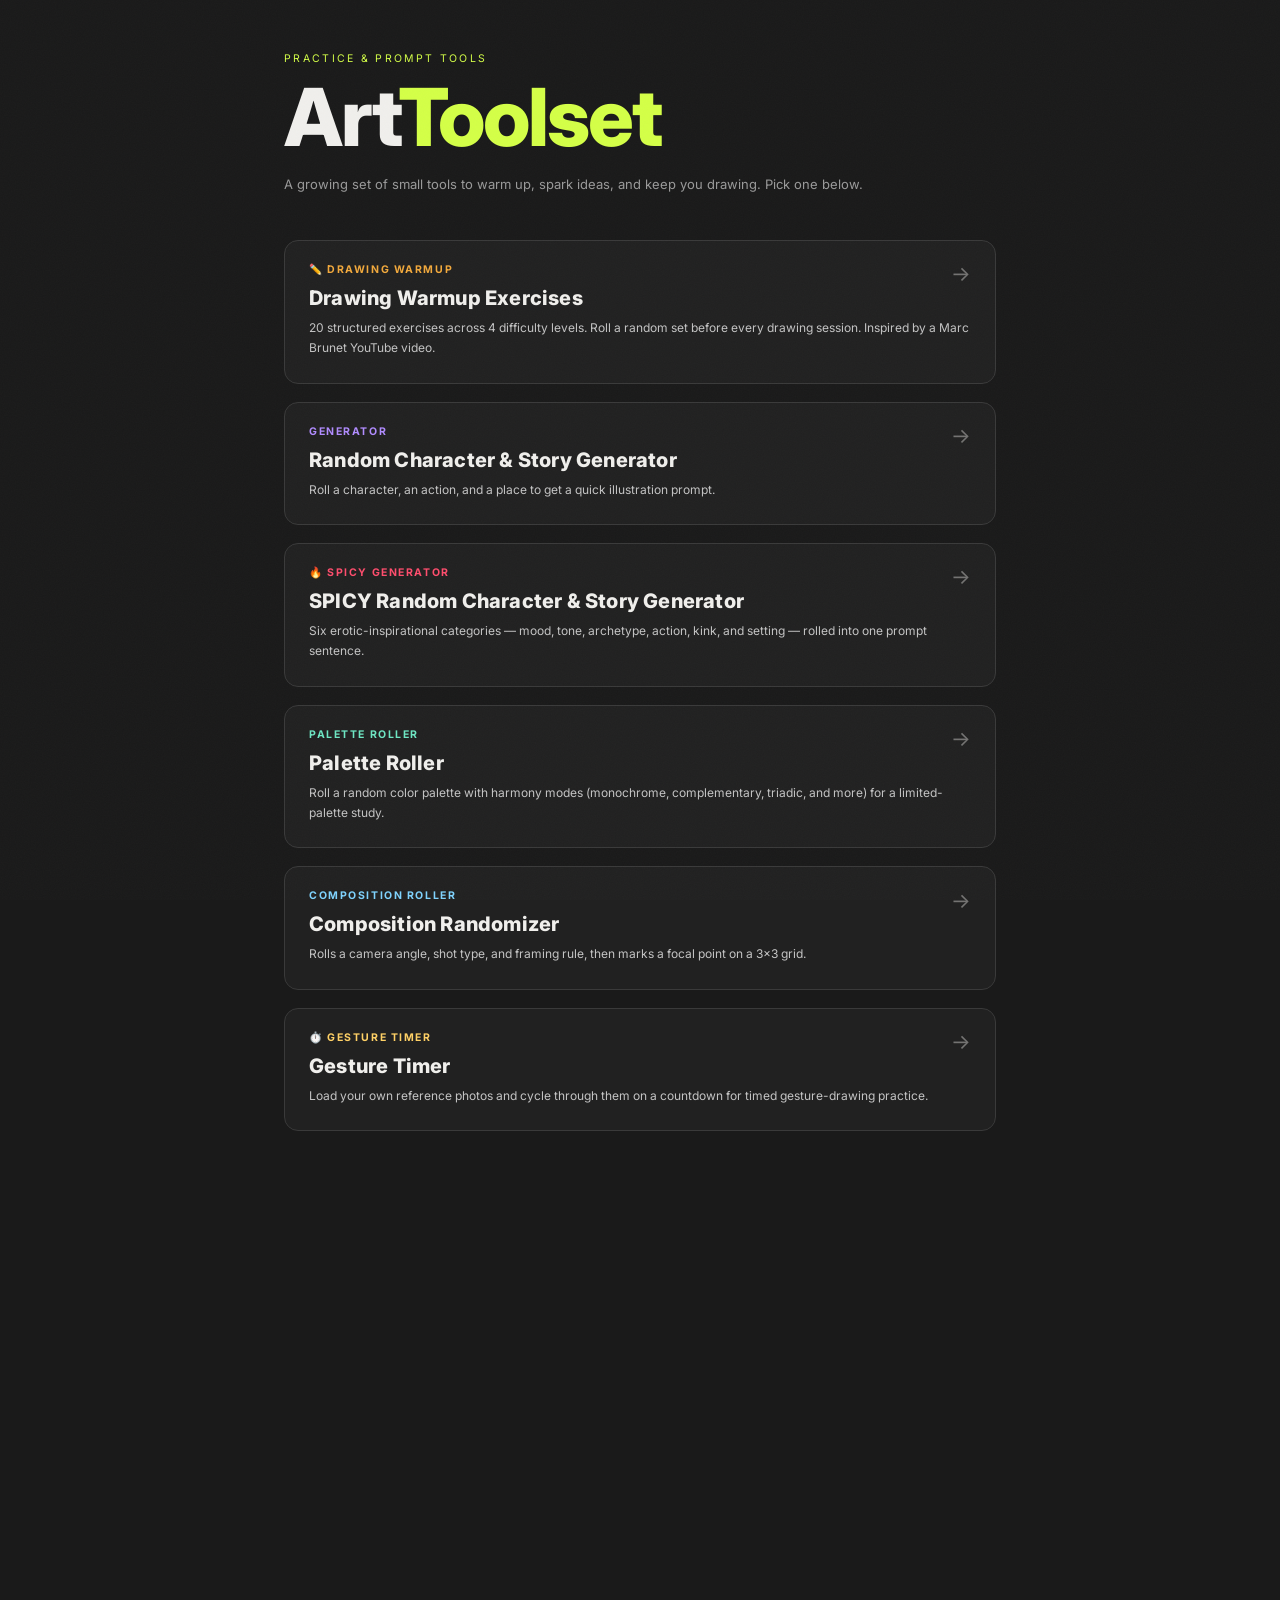
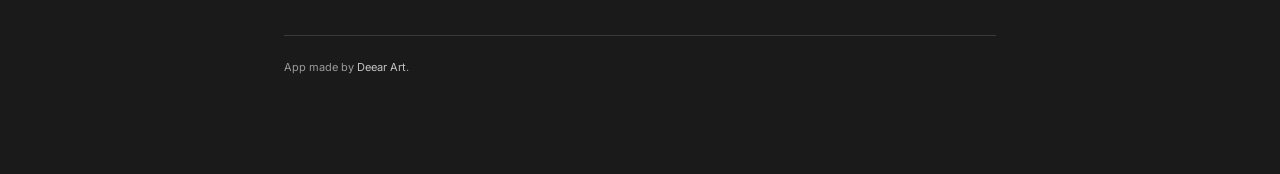
<file: index.html>
<!DOCTYPE html>
<html lang="en">
<head>
<meta charset="UTF-8">
<meta name="viewport" content="width=device-width, initial-scale=1.0">
<title>Art Toolset</title>
<link rel="preconnect" href="https://fonts.googleapis.com">
<link href="https://fonts.googleapis.com/css2?family=Inter:ital,wght@0,400;0,500;0,600;0,700;0,800;1,400&display=swap" rel="stylesheet">
<link rel="stylesheet" href="theme.css">
<style>
  :root { --accent: #d4ff47; }

  .tool-tag-warmup { color: #f2a93c; }
  .tool-tag-generator { color: #b18cff; }
  .tool-tag-spicy { color: #ff4d6d; }
  .tool-tag-palette { color: #6ee7c4; }
  .tool-tag-composition { color: #7fd4ff; }
  .tool-tag-gesture { color: #ffd166; }
  .tool-tag-extractor { color: #a8dfc4; }
  .tool-tag-pose { color: #ff9ecb; }
  .tool-tag-dice { color: #ff6b6b; }
</style>
</head>
<body>
<div class="wrap wrap-narrow">

  <header class="tool-header">
    <div class="eyebrow">Practice &amp; Prompt Tools</div>
    <h1 class="page-title">Art<em>Toolset</em></h1>
    <p class="page-lead">A growing set of small tools to warm up, spark ideas, and keep you drawing. Pick one below.</p>
  </header>

  <div class="card-grid" style="grid-template-columns: 1fr;">

    <a href="drawing-warmup/drawing-warmp.html" class="card card-link">
      <div class="card-body">
        <span class="arrow">&rarr;</span>
        <div class="card-tag tool-tag-warmup">&#9999;&#65039; Drawing Warmup</div>
        <h3>Drawing Warmup Exercises</h3>
        <p>20 structured exercises across 4 difficulty levels. Roll a random set before every drawing session. Inspired by a Marc Brunet YouTube video.</p>
      </div>
    </a>

    <a href="generator/generator.html" class="card card-link">
      <div class="card-body">
        <span class="arrow">&rarr;</span>
        <div class="card-tag tool-tag-generator">Generator</div>
        <h3>Random Character &amp; Story Generator</h3>
        <p>Roll a character, an action, and a place to get a quick illustration prompt.</p>
      </div>
    </a>

    <a href="spicy-generator/spicy-generator.html" class="card card-link">
      <div class="card-body">
        <span class="arrow">&rarr;</span>
        <div class="card-tag tool-tag-spicy">&#128293; Spicy Generator</div>
        <h3>SPICY Random Character &amp; Story Generator</h3>
        <p>Six erotic-inspirational categories &mdash; mood, tone, archetype, action, kink, and setting &mdash; rolled into one prompt sentence.</p>
      </div>
    </a>

    <a href="palette-roller/palette-roller.html" class="card card-link">
      <div class="card-body">
        <span class="arrow">&rarr;</span>
        <div class="card-tag tool-tag-palette">Palette Roller</div>
        <h3>Palette Roller</h3>
        <p>Roll a random color palette with harmony modes (monochrome, complementary, triadic, and more) for a limited-palette study.</p>
      </div>
    </a>

    <a href="composition-randomizer/composition-randomizer.html" class="card card-link">
      <div class="card-body">
        <span class="arrow">&rarr;</span>
        <div class="card-tag tool-tag-composition">Composition Roller</div>
        <h3>Composition Randomizer</h3>
        <p>Rolls a camera angle, shot type, and framing rule, then marks a focal point on a 3&times;3 grid.</p>
      </div>
    </a>

    <a href="gesture-timer/gesture-timer.html" class="card card-link">
      <div class="card-body">
        <span class="arrow">&rarr;</span>
        <div class="card-tag tool-tag-gesture">&#9201;&#65039; Gesture Timer</div>
        <h3>Gesture Timer</h3>
        <p>Load your own reference photos and cycle through them on a countdown for timed gesture-drawing practice.</p>
      </div>
    </a>

    <a href="palette-extractor/palette-extractor.html" class="card card-link">
      <div class="card-body">
        <span class="arrow">&rarr;</span>
        <div class="card-tag tool-tag-extractor">Palette Extractor</div>
        <h3>Palette Extractor</h3>
        <p>Drop in an image and pull out its dominant colors as a ready-to-use palette.</p>
      </div>
    </a>

    <a href="pose-roller/pose-roller.html" class="card card-link">
      <div class="card-body">
        <span class="arrow">&rarr;</span>
        <div class="card-tag tool-tag-pose">Pose Roller</div>
        <h3>Pose &amp; Anatomy Roller</h3>
        <p>Rolls a pose type, viewing angle, and anatomy focus to target in your next study.</p>
      </div>
    </a>

    <a href="art-challenge-dice/art-challenge-dice.html" class="card card-link">
      <div class="card-body">
        <span class="arrow">&rarr;</span>
        <div class="card-tag tool-tag-dice">&#127922; Art Challenge Dice</div>
        <h3>Art Challenge Dice</h3>
        <p>Rolls a familiar genre clich&eacute; and a twist directive that dares you to subvert it.</p>
      </div>
    </a>

  </div>

  <footer class="site-footer">
    <span>App made by <a href="https://beacons.ai/deear" target="_blank" rel="noopener">Deear Art</a>.</span>
  </footer>
</div>
</body>
</html>
</file>
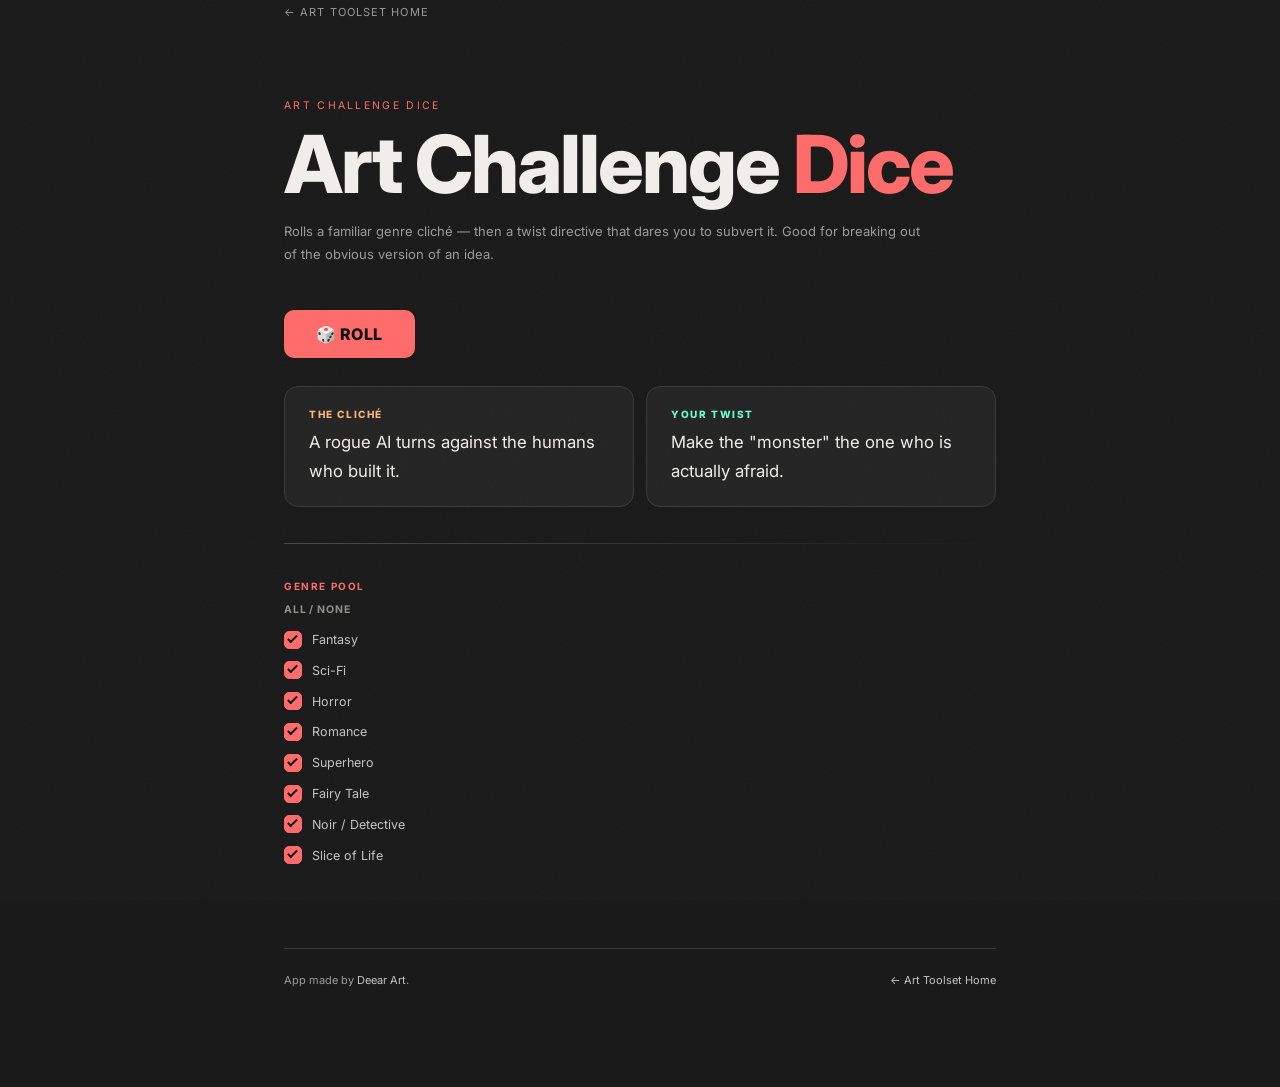
<file: art-challenge-dice/art-challenge-dice.html>
<!DOCTYPE html>
<html lang="en">
<head>
<meta charset="UTF-8">
<meta name="viewport" content="width=device-width, initial-scale=1.0">
<title>Art Challenge Dice &ndash; Art Toolset</title>
<link rel="preconnect" href="https://fonts.googleapis.com">
<link href="https://fonts.googleapis.com/css2?family=Inter:ital,wght@0,400;0,500;0,600;0,700;0,800;1,400&display=swap" rel="stylesheet">
<link rel="stylesheet" href="../theme.css">
<style>
  :root {
    --accent: #ff6b6b;
    --cliche: #ffb37a;
    --twist:  #6bffd1;
  }
  .filter-label.lbl-genre { color: var(--accent); }

  .die-row { display: flex; gap: 0.75rem; margin: 1.8rem 0 1rem; flex-wrap: wrap; }
  .die-box {
    flex: 1 1 260px;
    background: var(--surface);
    border: 1px solid var(--border);
    border-radius: 14px;
    padding: 1.3rem 1.5rem;
  }
  .die-tag {
    font-family: 'Inter', sans-serif;
    font-size: 10px;
    font-weight: 800;
    letter-spacing: 0.16em;
    text-transform: uppercase;
    margin-bottom: 8px;
  }
  .die-tag.cliche { color: var(--cliche); }
  .die-tag.twist  { color: var(--twist); }
  .die-text { font-family: 'Inter', sans-serif; font-size: 1.05rem; line-height: 1.7; }
</style>
</head>
<body>
<div class="wrap wrap-narrow">

  <a href="../index.html" class="back-link">&larr; Art Toolset Home</a>

  <header class="tool-header">
    <div class="eyebrow">Art Challenge Dice</div>
    <h1 class="page-title">Art Challenge<em> Dice</em></h1>
    <p class="page-lead">Rolls a familiar genre clich&eacute; &mdash; then a twist directive that dares you to subvert it. Good for breaking out of the obvious version of an idea.</p>
  </header>

  <div class="form-error" id="checkbox-error">At least one genre must be checked.</div>

  <button class="btn btn-primary" id="roll-btn">&#127922; ROLL</button>

  <div class="die-row" id="die-row" style="display:none;">
    <div class="die-box">
      <div class="die-tag cliche">The Clich&eacute;</div>
      <div class="die-text" id="cliche-text"></div>
    </div>
    <div class="die-box">
      <div class="die-tag twist">Your Twist</div>
      <div class="die-text" id="twist-text"></div>
    </div>
  </div>

  <div class="divider"></div>

  <div class="filter-row">
    <div class="filter-group">
      <div class="filter-label lbl-genre">Genre Pool</div>
      <button class="toggle-all" data-group="genre_box">all / none</button>
      <label class="check-item"><input type="checkbox" class="genre_box" value="fantasy" checked><span class="check-box"></span> Fantasy</label>
      <label class="check-item"><input type="checkbox" class="genre_box" value="scifi" checked><span class="check-box"></span> Sci-Fi</label>
      <label class="check-item"><input type="checkbox" class="genre_box" value="horror" checked><span class="check-box"></span> Horror</label>
      <label class="check-item"><input type="checkbox" class="genre_box" value="romance" checked><span class="check-box"></span> Romance</label>
      <label class="check-item"><input type="checkbox" class="genre_box" value="superhero" checked><span class="check-box"></span> Superhero</label>
      <label class="check-item"><input type="checkbox" class="genre_box" value="fairytale" checked><span class="check-box"></span> Fairy Tale</label>
      <label class="check-item"><input type="checkbox" class="genre_box" value="noir" checked><span class="check-box"></span> Noir / Detective</label>
      <label class="check-item"><input type="checkbox" class="genre_box" value="sliceoflife" checked><span class="check-box"></span> Slice of Life</label>
    </div>
  </div>

  <footer class="site-footer">
    <span>App made by <a href="https://beacons.ai/deear" target="_blank" rel="noopener">Deear Art</a>.</span>
    <span style="margin-left:auto"><a href="../index.html">&larr; Art Toolset Home</a></span>
  </footer>
</div>

<script>
(function () {
  var cliches = {
    fantasy: [
      'A chosen one wields a legendary sword to defeat an ancient evil.',
      'A young farmhand discovers they have royal blood and a great destiny.',
      'A wise old wizard mentors the hero before conveniently dying.',
      'A dragon hoards treasure in a mountain and terrorizes a kingdom.'
    ],
    scifi: [
      'A rogue AI turns against the humans who built it.',
      'A lone astronaut is stranded and must survive against the odds.',
      'A corporation controls a dystopian future city with an iron grip.',
      'A clone discovers they are not the original and questions their identity.'
    ],
    horror: [
      'A haunted doll terrorizes a family in their new house.',
      'A group of teens splits up in the woods and gets picked off one by one.',
      'A cursed object brings misfortune to whoever possesses it.',
      'A monster hides just out of sight, only seen in glimpses.'
    ],
    romance: [
      'Two rivals are forced to work together and slowly fall for each other.',
      'Childhood friends realize their feelings only after one of them leaves.',
      'A love triangle forces the protagonist to choose between two suitors.',
      'Star-crossed lovers are kept apart by their feuding families.'
    ],
    superhero: [
      'A reluctant hero gains powers and must learn to use them to save the city.',
      'A masked vigilante works outside the law to deliver justice.',
      'A superhero hides their identity from the people they love most.',
      'A once-heroic figure turns villain after a personal tragedy.'
    ],
    fairytale: [
      'A princess is rescued from a tower by a brave knight.',
      'A poor orphan is revealed to be secretly royal all along.',
      'A wicked stepmother torments a kind-hearted protagonist.',
      'A curse can only be broken by true love’s kiss.'
    ],
    noir: [
      'A hard-boiled detective is hired by a mysterious femme fatale.',
      'A world-weary investigator narrates the case in a gravelly inner monologue.',
      'Every lead turns out to connect back to the city’s corrupt elite.',
      'The detective falls for the one person they shouldn’t trust.'
    ],
    sliceoflife: [
      'A new kid at school struggles to fit in and finds an unlikely friend.',
      'An overworked character learns to slow down after a chance encounter.',
      'A group of friends spends one last ordinary summer together before growing apart.',
      'A quiet shopkeeper’s daily routine is gently upended by a new regular customer.'
    ]
  };

  var twists = [
    'Make the "villain" the most sympathetic character in the scene.',
    'Swap the power dynamic between the two leads.',
    'Set it in a completely different era or location than expected.',
    'Tell it from the side character’s point of view instead.',
    'Replace the expected tool, weapon, or method with something mundane.',
    'Give the "chosen one" role to whoever seems least suited for it.',
    'Make the happy ending bittersweet instead.',
    'Combine this with a second, unrelated genre in the same scene.',
    'Make the "monster" the one who is actually afraid.',
    'Have the hero fail at the obvious solution and need a different one entirely.',
    'Age every character up or down by twenty years.',
    'Tell the story with the "camera" fixed on a background character throughout.'
  ];

  function checkedValues(cls) {
    return Array.from(document.querySelectorAll('input.' + cls + ':checked')).map(function (el) { return el.value; });
  }
  function pick(arr) { return arr[Math.floor(Math.random() * arr.length)]; }

  function roll() {
    var genres = checkedValues('genre_box');
    var err = document.getElementById('checkbox-error');
    if (!genres.length) { err.style.display = 'block'; return; }
    err.style.display = 'none';

    var genre = pick(genres);
    var cliche = pick(cliches[genre]);
    var twist = pick(twists);

    document.getElementById('cliche-text').textContent = cliche;
    document.getElementById('twist-text').textContent = twist;
    document.getElementById('die-row').style.display = 'flex';
  }

  document.getElementById('roll-btn').addEventListener('click', roll);
  document.querySelectorAll('.toggle-all').forEach(function (btn) {
    btn.addEventListener('click', function () {
      var boxes = document.querySelectorAll('input.' + btn.dataset.group);
      var allChecked = Array.from(boxes).every(function (b) { return b.checked; });
      boxes.forEach(function (b) { b.checked = !allChecked; });
    });
  });

  roll();
})();
</script>
</body>
</html>
</file>
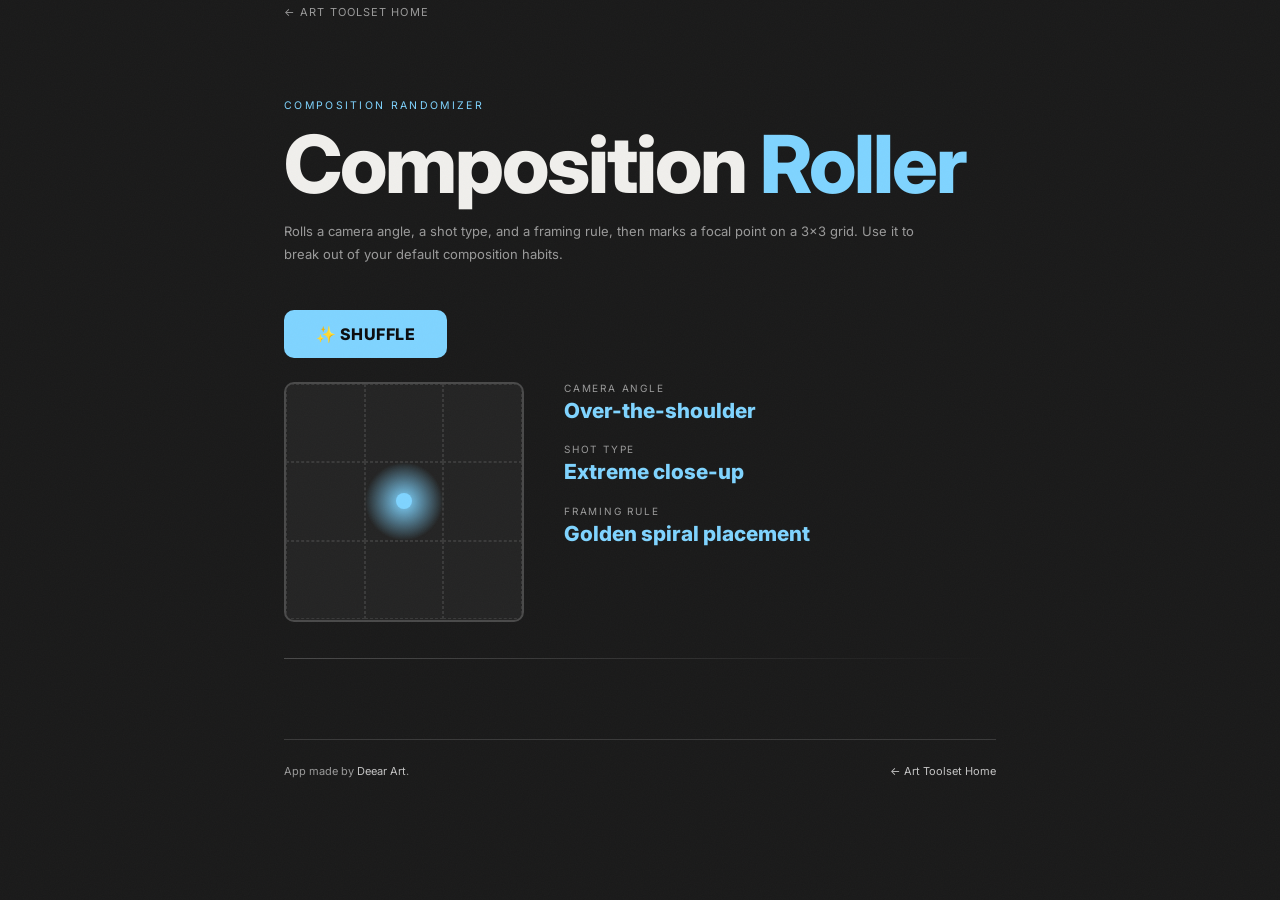
<file: composition-randomizer/composition-randomizer.html>
<!DOCTYPE html>
<html lang="en">
<head>
<meta charset="UTF-8">
<meta name="viewport" content="width=device-width, initial-scale=1.0">
<title>Composition Randomizer &ndash; Art Toolset</title>
<link rel="preconnect" href="https://fonts.googleapis.com">
<link href="https://fonts.googleapis.com/css2?family=Inter:ital,wght@0,400;0,500;0,600;0,700;0,800;1,400&display=swap" rel="stylesheet">
<link rel="stylesheet" href="../theme.css">
<style>
  :root { --accent: #7fd4ff; }

  .layout { display: flex; gap: 2.5rem; flex-wrap: wrap; align-items: flex-start; margin: 1.5rem 0; }

  .grid-wrap { flex: 0 0 auto; }
  .grid-frame {
    width: 240px; height: 240px;
    border: 2px solid var(--border2);
    border-radius: 10px;
    display: grid;
    grid-template-columns: repeat(3, 1fr);
    grid-template-rows: repeat(3, 1fr);
    background: var(--surface);
    overflow: hidden;
  }
  .grid-cell { border: 1px dashed var(--border); position: relative; }
  .grid-cell.hot {
    background: radial-gradient(circle at center, var(--accent) 0%, rgba(126,212,255,0.0) 72%);
  }
  .grid-cell.hot::after {
    content: '';
    position: absolute; inset: 0;
    margin: auto;
    width: 16px; height: 16px;
    border-radius: 50%;
    background: var(--accent);
    top: 0; bottom: 0; left: 0; right: 0;
  }

  .facts { flex: 1 1 280px; min-width: 240px; }
  .fact-row { margin-bottom: 1.3rem; }
  .fact-label {
    font-family: 'Inter', sans-serif;
    font-size: 10px;
    letter-spacing: 0.18em;
    text-transform: uppercase;
    color: var(--muted);
    margin-bottom: 4px;
  }
  .fact-value {
    font-family: 'Inter', sans-serif;
    font-size: 1.3rem;
    font-weight: 800;
    color: var(--accent);
  }
</style>
</head>
<body>
<div class="wrap wrap-narrow">

  <a href="../index.html" class="back-link">&larr; Art Toolset Home</a>

  <header class="tool-header">
    <div class="eyebrow">Composition Randomizer</div>
    <h1 class="page-title">Composition<em> Roller</em></h1>
    <p class="page-lead">Rolls a camera angle, a shot type, and a framing rule, then marks a focal point on a 3&times;3 grid. Use it to break out of your default composition habits.</p>
  </header>

  <button class="btn btn-primary" id="roll-btn">&#10024; SHUFFLE</button>

  <div class="layout">
    <div class="grid-wrap">
      <div class="grid-frame" id="grid-frame"></div>
    </div>
    <div class="facts">
      <div class="fact-row">
        <div class="fact-label">Camera Angle</div>
        <div class="fact-value" id="f-angle">&mdash;</div>
      </div>
      <div class="fact-row">
        <div class="fact-label">Shot Type</div>
        <div class="fact-value" id="f-shot">&mdash;</div>
      </div>
      <div class="fact-row">
        <div class="fact-label">Framing Rule</div>
        <div class="fact-value" id="f-rule">&mdash;</div>
      </div>
    </div>
  </div>

  <div class="divider"></div>

  <footer class="site-footer">
    <span>App made by <a href="https://beacons.ai/deear" target="_blank" rel="noopener">Deear Art</a>.</span>
    <span style="margin-left:auto"><a href="../index.html">&larr; Art Toolset Home</a></span>
  </footer>
</div>

<script>
(function () {
  var angles = ['Eye level', 'Low angle (looking up)', 'High angle (looking down)', "Bird's eye view", "Worm's eye view", 'Dutch tilt', 'Over-the-shoulder'];
  var shots = ['Extreme close-up', 'Close-up', 'Medium shot', 'Full body shot', 'Wide / establishing shot', 'Two-shot (two subjects)'];
  var rules = [
    'Rule of thirds &mdash; subject on an intersection',
    'Centered &amp; symmetrical',
    'Heavy negative space',
    'Framed by foreground elements',
    'Leading lines toward the subject',
    'Fill the frame edge-to-edge',
    'Golden spiral placement'
  ];

  function pick(arr) { return arr[Math.floor(Math.random() * arr.length)]; }

  function buildGrid() {
    var frame = document.getElementById('grid-frame');
    frame.innerHTML = '';
    for (var i = 0; i < 9; i++) {
      var cell = document.createElement('div');
      cell.className = 'grid-cell';
      cell.dataset.idx = i;
      frame.appendChild(cell);
    }
  }

  function roll() {
    document.getElementById('f-angle').innerHTML = pick(angles);
    document.getElementById('f-shot').innerHTML = pick(shots);
    document.getElementById('f-rule').innerHTML = pick(rules);

    var cells = document.querySelectorAll('.grid-cell');
    cells.forEach(function (c) { c.classList.remove('hot'); });
    var hotIdx = Math.floor(Math.random() * 9);
    cells[hotIdx].classList.add('hot');
  }

  document.getElementById('roll-btn').addEventListener('click', roll);

  buildGrid();
  roll();
})();
</script>
</body>
</html>
</file>
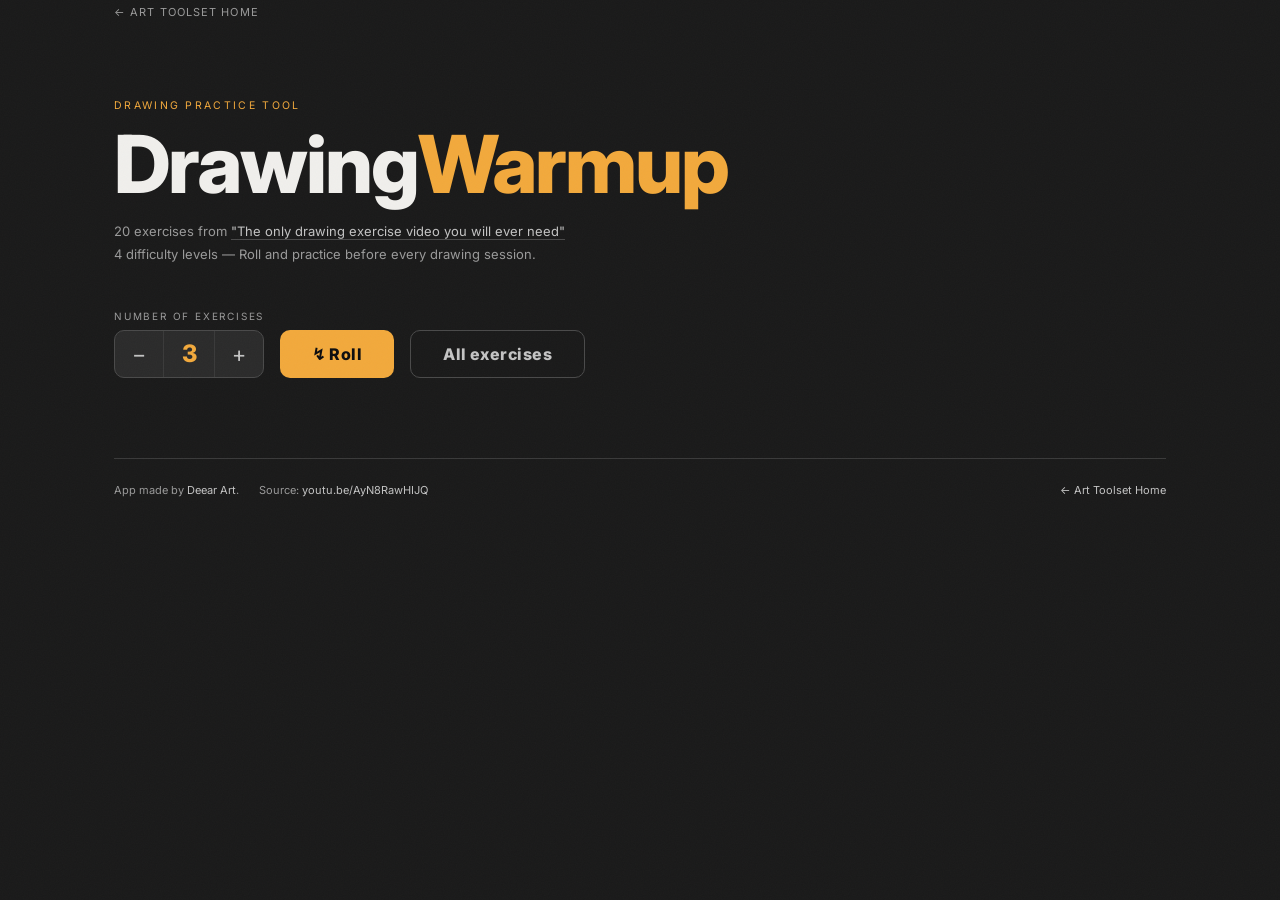
<file: drawing-warmup/drawing-warmp.html>
<!DOCTYPE html>
<html lang="en">
<head>
<meta charset="UTF-8">
<meta name="viewport" content="width=device-width, initial-scale=1.0">
<title>Drawing Warmup</title>
<link rel="preconnect" href="https://fonts.googleapis.com">
<link href="https://fonts.googleapis.com/css2?family=Inter:ital,wght@0,400;0,500;0,600;0,700;0,800;1,400&display=swap" rel="stylesheet">
<link rel="stylesheet" href="../theme.css">
<style>
:root {
  --accent: #f2a93c;
  --accent2: #b8c442;
  --accent3: #47c4ff;
  --accent4: #c49dff;
}

#results { display: none; }
#results.on { display: block; }

.results-hdr {
  display: flex;
  align-items: baseline;
  gap: 14px;
  margin-bottom: 24px;
  flex-wrap: wrap;
}
.results-hdr h2 { font-size: 1rem; font-weight: 800; letter-spacing: 0.04em; }
.results-tag {
  font-family: 'Inter', -apple-system, BlinkMacSystemFont, 'Segoe UI', sans-serif;
  font-size: 11px;
  color: var(--muted);
}
.reroll-link {
  margin-left: auto;
  font-family: 'Inter', -apple-system, BlinkMacSystemFont, 'Segoe UI', sans-serif;
  font-size: 11px;
  color: var(--accent);
  cursor: pointer;
  text-decoration: underline;
  text-underline-offset: 3px;
  background: none; border: none;
  padding: 0;
}
.reroll-link:hover { opacity: 0.7; }

.grid {
  display: grid;
  grid-template-columns: repeat(auto-fill, minmax(330px, 1fr));
  gap: 18px;
}

.card-visual {
  background: var(--surface);
  border-bottom: 1px solid var(--border);
  height: 160px;
  display: flex;
  align-items: center;
  justify-content: center;
  position: relative;
  overflow: hidden;
}
.card-visual svg { width: 100%; height: 100%; }
.card-visual img { width: 100%; height: 100%; object-fit: cover; display: block; opacity: 0.75; mix-blend-mode: luminosity; }

.level-badge {
  position: absolute;
  top: 12px; left: 12px;
  font-family: 'Inter', -apple-system, BlinkMacSystemFont, 'Segoe UI', sans-serif;
  font-size: 9.5px;
  letter-spacing: 0.15em;
  text-transform: uppercase;
  padding: 4px 9px;
  border-radius: 5px;
  font-weight: 700;
}
.lv1 { background: rgba(242,169,60,0.14); color: var(--accent); }
.lv2 { background: rgba(71,196,255,0.12); color: var(--accent3); }
.lv3 { background: rgba(255,107,53,0.12); color: var(--accent2); }
.lv4 { background: rgba(196,157,255,0.12); color: var(--accent4); }

.ex-num {
  position: absolute;
  bottom: 12px; right: 14px;
  font-family: 'Inter', -apple-system, BlinkMacSystemFont, 'Segoe UI', sans-serif;
  font-size: 11px;
  color: var(--muted);
}

.card-body { padding: 20px 22px 22px; }

.card-name {
  font-size: 1.08rem;
  font-weight: 800;
  letter-spacing: 0.01em;
  margin-bottom: 8px;
}

.card-desc {
  font-family: 'Inter', -apple-system, BlinkMacSystemFont, 'Segoe UI', sans-serif;
  font-size: 11.5px;
  line-height: 1.75;
  color: var(--muted2);
}

.card-tip {
  margin-top: 14px;
  padding: 10px 14px;
  background: rgba(242,169,60,0.06);
  border-left: 2px solid var(--accent);
  border-radius: 0 6px 6px 0;
  font-family: 'Inter', -apple-system, BlinkMacSystemFont, 'Segoe UI', sans-serif;
  font-size: 10.5px;
  color: var(--muted2);
  line-height: 1.65;
}

#all-section { display: none; margin-top: 60px; }
#all-section.on { display: block; }

.all-hdr {
  display: flex;
  align-items: center;
  gap: 16px;
  margin-bottom: 30px;
  padding-bottom: 18px;
  border-bottom: 1px solid var(--border);
}
.all-hdr h2 { font-size: 1.1rem; font-weight: 800; }

.level-section { margin-bottom: 44px; }

.level-title {
  font-family: 'Inter', -apple-system, BlinkMacSystemFont, 'Segoe UI', sans-serif;
  font-size: 10px;
  letter-spacing: 0.2em;
  text-transform: uppercase;
  margin-bottom: 14px;
  display: flex;
  align-items: center;
  gap: 10px;
}
.level-title::after {
  content: '';
  flex: 1;
  height: 1px;
  background: var(--border);
}

.list-grid {
  display: grid;
  grid-template-columns: repeat(auto-fill, minmax(330px, 1fr));
  gap: 18px;
}

.list-item {
  background: var(--card);
  border: 1px solid var(--border);
  border-radius: 14px;
  overflow: hidden;
  display: flex;
  flex-direction: column;
  transition: border-color 0.2s, transform 0.2s;
}
.list-item:hover { border-color: var(--border2); transform: translateY(-2px); }

.list-visual {
  background: var(--surface);
  border-bottom: 1px solid var(--border);
  height: 160px;
  display: flex;
  align-items: center;
  justify-content: center;
  position: relative;
  overflow: hidden;
  flex-shrink: 0;
}
.list-visual svg { width: 100%; height: 100%; }
.list-visual img { width: 100%; height: 100%; object-fit: cover; display: block; }

.list-body { padding: 16px 18px 20px; }

.list-num {
  font-family: 'Inter', -apple-system, BlinkMacSystemFont, 'Segoe UI', sans-serif;
  font-size: 10px;
  color: var(--muted);
  margin-bottom: 4px;
}
.list-name {
  font-size: 1rem;
  font-weight: 800;
  margin-bottom: 8px;
  letter-spacing: 0.01em;
}
.list-desc {
  font-family: 'Inter', -apple-system, BlinkMacSystemFont, 'Segoe UI', sans-serif;
  font-size: 11px;
  color: var(--muted2);
  line-height: 1.7;
  margin-bottom: 12px;
}
.list-trains {
  display: flex;
  flex-wrap: wrap;
  gap: 6px;
  margin-bottom: 10px;
}
.list-train-tag {
  font-family: 'Inter', -apple-system, BlinkMacSystemFont, 'Segoe UI', sans-serif;
  font-size: 10px;
  padding: 3px 8px;
  border-radius: 4px;
  background: rgba(238,237,230,0.06);
  color: var(--muted2);
  border: 1px solid var(--border2);
}
.list-note {
  font-family: 'Inter', -apple-system, BlinkMacSystemFont, 'Segoe UI', sans-serif;
  font-size: 10.5px;
  color: var(--muted2);
  line-height: 1.6;
  padding: 8px 12px;
  background: rgba(242,169,60,0.05);
  border-left: 2px solid var(--border2);
  border-radius: 0 5px 5px 0;
}

@media (max-width: 600px) {
  .grid { grid-template-columns: 1fr; }
  .list-grid { grid-template-columns: 1fr; }
}
</style>
</head>
<body>
<div class="wrap">

<a href="../index.html" class="back-link">&larr; Art Toolset Home</a>

<header class="tool-header">
  <div class="eyebrow">Drawing Practice Tool</div>
  <h1 class="page-title">Drawing<em>Warmup</em></h1>
  <p class="page-lead">
    20 exercises from&nbsp;<a href="https://youtu.be/AyN8RawHIJQ" target="_blank" rel="noopener">"The only drawing exercise video you will ever need"</a><br>
    4 difficulty levels &mdash; Roll and practice before every drawing session.
  </p>
</header>

<div class="controls">
  <div class="ctrl-block">
    <span class="ctrl-label">Number of exercises</span>
    <div class="stepper">
      <button class="step-btn" id="dec" aria-label="fewer">&#8722;</button>
      <div class="step-val" id="count-disp">3</div>
      <button class="step-btn" id="inc" aria-label="more">+</button>
    </div>
  </div>
  <button class="btn btn-primary" id="roll-btn">&#x21AF; Roll</button>
  <button class="btn btn-outline" id="toggle-all">All exercises</button>
</div>

<section id="results">
  <div class="results-hdr">
    <h2>Today's warmup</h2>
    <span class="results-tag" id="results-tag"></span>
    <button class="reroll-link" id="reroll">&#x21BB; re-roll</button>
  </div>
  <div class="grid" id="cards-grid"></div>
</section>

<section id="all-section">
  <div class="all-hdr">
    <h2>All 20 exercises</h2>
  </div>
  <div id="all-list"></div>
</section>

<footer class="site-footer">
  <span>App made by <a href="https://beacons.ai/deear" target="_blank" rel="noopener">Deear Art</a>.</span>
  <span>Source: <a href="https://youtu.be/AyN8RawHIJQ" target="_blank" rel="noopener">youtu.be/AyN8RawHIJQ</a></span>
  <span style="margin-left:auto"><a href="../index.html">&larr; Art Toolset Home</a></span>
</footer>

</div>

<script>
// ─── IMAGE OVERRIDES ──────────────────────────────────────────────────────────
// To replace an exercise's SVG with your own image, add an entry here:
//   exerciseId: 'path/to/image.png'  OR  'https://example.com/image.jpg'
// Leave empty ({}) to use the default SVGs for all exercises.
const EXERCISE_IMAGES = {
  1: 'images/1-writing.png',
  2: 'images/2-lineStacks.png',
  3: 'images/3-crircles-rotations.png',
  4: 'images/4-squares-rotations.png',
  5: 'images/5-ribbons.png',
  6: 'images/6-shape-extrude.png',
  7: 'images/7-symmetry.png',
  8: 'images/8-shape-matching.png',
  9: 'images/9-silhouette-matching.png',
  10: 'images/10-perspective-symmetry.png',
  11: 'images/11-cylinder-rotation.png',
  12: 'images/12-box-rotation.png',
  13: 'images/13-box-rotation-imagination.png',
  14: 'images/14-box-storage-room.png',
  15: 'images/15-box-slicing.png',
  16: 'images/16-box-extrusions.png',
  17: 'images/17-volume-bending.png',
  18: 'images/18-bevelling.png',
  19: 'images/19-3d-blobs.png',
  20: 'images/20-combine-everything.png'
};
// ─────────────────────────────────────────────────────────────────────────────

const LEVELS = [
  { id: 1, label: 'Level 1 — Hand Control & Line Confidence', color: 'lv1', colorVal: '#d4ff47' },
  { id: 2, label: 'Level 2 — Observation & Visual Accuracy',  color: 'lv2', colorVal: '#47c4ff' },
  { id: 3, label: 'Level 3 — Construction & Spatial Thinking', color: 'lv3', colorVal: '#ff6b35' },
  { id: 4, label: 'Level 4 — Form Manipulation & Imagination', color: 'lv4', colorVal: '#c49dff' },
];

const EXERCISES = [
  {
    id: 1, level: 1,
    name: 'Writing Warmup',
    desc: 'Write letters, words, sentences, or your name slowly and cleanly. Activates precise pen control faster than anything else.',
    tip: 'Do this right after turning on your tablet, especially after a break of several days.',
    details: { trains: ['Fine motor control', 'Pen precision', 'Smooth pressure handling', 'Warm-up coordination'], note: 'Handwriting is already a highly refined movement system. It activates precise pen control fast.' },
    svg: `<svg viewBox="0 0 320 160" xmlns="http://www.w3.org/2000/svg">
      <text x="22" y="55" font-family="Georgia,serif" font-size="28" fill="#d4ff47" opacity="0.9">Aa Bb Cc</text>
      <text x="22" y="90" font-family="Georgia,serif" font-size="28" fill="#eeede6" opacity="0.5">Dd Ee Ff</text>
      <text x="22" y="125" font-family="Georgia,serif" font-size="28" fill="#eeede6" opacity="0.22">Gg Hh Ii</text>
      <text x="22" y="152" font-family="Space Mono,monospace" font-size="10" fill="#64646b">fine motor control</text>
    </svg>`
  },
  {
    id: 2, level: 1,
    name: 'Line Stacks',
    desc: 'Draw repeated parallel straight lines, then a series of curves. Even spacing. One fast committed stroke — no chicken-scratch corrections.',
    tip: 'Wobble and drift is exactly what you\'re training to fix. Confront it directly.',
    details: { trains: ['Line confidence', 'Shoulder movement', 'Stroke accuracy', 'Clean trajectories'], note: 'Common mistake: slowly "searching" for the line instead of committing to one fast stroke.' },
    svg: `<svg viewBox="0 0 320 160" xmlns="http://www.w3.org/2000/svg">
      <g stroke="#d4ff47" stroke-width="1.5" stroke-linecap="round" opacity="0.85">
        <line x1="24" y1="30" x2="178" y2="30"/>
        <line x1="24" y1="46" x2="180" y2="46"/>
        <line x1="24" y1="62" x2="177" y2="62"/>
        <line x1="24" y1="78" x2="181" y2="78"/>
        <line x1="24" y1="94" x2="178" y2="94"/>
      </g>
      <g stroke="#d4ff47" stroke-width="1.3" stroke-linecap="round" opacity="0.4" fill="none">
        <path d="M 210 30 Q 242 20 268 30"/>
        <path d="M 210 48 Q 243 38 268 48"/>
        <path d="M 210 66 Q 241 56 267 66"/>
        <path d="M 210 84 Q 242 74 267 84"/>
      </g>
      <text x="24" y="150" font-family="Montserrat, sans-serif" font-size="10" fill="#64646b">straight + curved · one stroke</text>
    </svg>`
  },
  {
    id: 3, level: 1,
    name: 'Circles & Ellipses',
    desc: 'Draw circles in one motion — visualize first, then commit. Then rotate them into ellipses at different angles.',
    tip: 'This is the foundation of every cylinder you will ever draw.',
    details: { trains: ['Smooth circular motion', 'Spatial rotation', 'Cylinder foundations', 'Perspective intuition'], note: 'Every cylinder, limb, cup, arm, neck, and finger starts from ellipse control.' },
    svg: `<svg viewBox="0 0 320 160" xmlns="http://www.w3.org/2000/svg">
      <circle cx="60" cy="80" r="44" fill="none" stroke="#d4ff47" stroke-width="1.6" opacity="0.9"/>
      <ellipse cx="170" cy="80" rx="44" ry="26" fill="none" stroke="#eeede6" stroke-width="1.4" opacity="0.6"/>
      <ellipse cx="268" cy="80" rx="44" ry="11" fill="none" stroke="#eeede6" stroke-width="1.3" opacity="0.3"/>
      <text x="24" y="150" font-family="Montserrat, sans-serif" font-size="10" fill="#64646b">circle → ellipse 60° → ellipse 80°</text>
    </svg>`
  },
  {
    id: 4, level: 1,
    name: 'Rotating Squares',
    desc: 'Draw a square, find its center with diagonals. Redraw it incrementally rotated all the way through 180°.',
    tip: 'Foundation for boxes in any orientation — comes back in Level 3.',
    details: { trains: ['Rotation awareness', 'Shape consistency', 'Early perspective thinking', 'Box construction basics'], note: 'Boxes are the foundation of construction drawing. This exercise plants the seed for everything in Level 3.' },
    svg: `<svg viewBox="0 0 320 160" xmlns="http://www.w3.org/2000/svg">
      <g fill="none" stroke-width="1.5" stroke-linecap="round" stroke-linejoin="round">
        <rect x="18" y="48" width="58" height="58" stroke="#d4ff47" opacity="0.9"/>
        <line x1="18" y1="48" x2="76" y2="106" stroke="#d4ff47" opacity="0.35" stroke-width="0.9"/>
        <line x1="76" y1="48" x2="18" y2="106" stroke="#d4ff47" opacity="0.35" stroke-width="0.9"/>
        <polygon points="120,48 165,60 168,112 123,100" stroke="#eeede6" opacity="0.6"/>
        <polygon points="202,42 254,74 240,118 188,86" stroke="#eeede6" opacity="0.35"/>
        <polygon points="278,46 306,82 280,116 252,80" stroke="#eeede6" opacity="0.18"/>
      </g>
      <text x="24" y="150" font-family="Montserrat, sans-serif" font-size="10" fill="#64646b">0° → 45° → 90° → 135° → 180°</text>
    </svg>`
  },
  {
    id: 5, level: 1,
    name: 'Ribbon Forms',
    desc: 'Draw a long ribbon twisting through 3D space. Start with a center flow line, duplicate with offset, connect the edges.',
    tip: 'Training for hair, cloth, and organic forms. Harder than it looks.',
    details: { trains: ['Flow', 'Organic movement', 'Surface orientation', 'Volume continuity'], note: 'Useful for hair, cloth, muscles, tentacles, and any organic form with a clear direction of travel.' },
    svg: `<svg viewBox="0 0 320 160" xmlns="http://www.w3.org/2000/svg">
      <path d="M 20 80 C 60 30, 100 38, 140 80 C 180 122, 220 112, 262 58" fill="none" stroke="#d4ff47" stroke-width="1.6" stroke-linecap="round" opacity="0.9"/>
      <path d="M 20 96 C 60 48, 100 55, 140 96 C 180 138, 220 126, 262 72" fill="none" stroke="#eeede6" stroke-width="1.4" stroke-linecap="round" opacity="0.45"/>
      <line x1="140" y1="80" x2="140" y2="96" stroke="#eeede6" stroke-width="1" opacity="0.35"/>
      <line x1="262" y1="58" x2="262" y2="72" stroke="#eeede6" stroke-width="1" opacity="0.35"/>
      <text x="24" y="150" font-family="Montserrat, sans-serif" font-size="10" fill="#64646b">flow line + offset + close edges</text>
    </svg>`
  },
  {
    id: 6, level: 1,
    name: 'Shape Extrusion',
    desc: 'Draw any flat shape (a letter, symbol, silhouette) and extrude it into 3D — add depth and side walls.',
    tip: 'Evolution of the ribbon. You\'re practising seeing a flat form as a 3D object.',
    details: { trains: ['Depth construction', 'Perspective thickness', '2D → 3D thinking'], note: 'Use letters, symbols, or random silhouettes as your starting shape.' },
    svg: `<svg viewBox="0 0 320 160" xmlns="http://www.w3.org/2000/svg">
      <g fill="none" stroke-linecap="round" stroke-linejoin="round">
        <polygon points="100,28 132,112 116,112 108,88 92,88 84,112 68,112" stroke="#d4ff47" stroke-width="1.6" opacity="0.9"/>
        <line x1="94" y1="76" x2="106" y2="76" stroke="#d4ff47" stroke-width="1.6" opacity="0.9"/>
        <polygon points="132,112 150,94 150,20 118,20 100,28 132,28" stroke="#eeede6" stroke-width="1.2" opacity="0.4" fill="rgba(238,237,230,0.04)"/>
        <line x1="132" y1="112" x2="150" y2="94" stroke="#eeede6" stroke-width="1.2" opacity="0.4"/>
        <line x1="68" y1="112" x2="86" y2="94" stroke="#eeede6" stroke-width="0.9" opacity="0.28"/>
        <line x1="100" y1="28" x2="118" y2="10" stroke="#eeede6" stroke-width="0.8" opacity="0.2" stroke-dasharray="3,3"/>
      </g>
      <text x="160" y="148" font-family="Montserrat, sans-serif" font-size="10" fill="#64646b">2D → 3D with depth</text>
    </svg>`
  },
  {
    id: 7, level: 2,
    name: 'Symmetry Mirroring',
    desc: 'Draw one half of a shape (mix of arcs and straight lines), then manually mirror it on the other side of the axis.',
    tip: 'Trains both observation precision and hand control simultaneously.',
    details: { trains: ['Proportion comparison', 'Angle sensitivity', 'Visual correction skills'], note: 'Hard truth: humans are surprisingly bad at symmetry until trained. This exposes the gap.' },
    svg: `<svg viewBox="0 0 320 160" xmlns="http://www.w3.org/2000/svg">
      <line x1="160" y1="10" x2="160" y2="150" stroke="#272729" stroke-width="1.5" stroke-dasharray="5,4"/>
      <path d="M 155 28 C 108 28, 76 58, 88 102 C 94 122, 130 138, 155 132" fill="none" stroke="#47c4ff" stroke-width="1.6" stroke-linecap="round" opacity="0.9"/>
      <path d="M 165 28 C 212 28, 244 58, 232 102 C 226 122, 190 138, 165 132" fill="none" stroke="#47c4ff" stroke-width="1.4" stroke-linecap="round" opacity="0.45" stroke-dasharray="6,3"/>
      <text x="24" y="155" font-family="Montserrat, sans-serif" font-size="10" fill="#64646b">left side · axis · right side (mirror)</text>
    </svg>`
  },
  {
    id: 8, level: 2,
    name: 'Shape Matching',
    desc: 'Draw any random shape, then reproduce it as an identical duplicate right next to it — as accurately as possible.',
    tip: 'Forces pure observation of proportions and contours.',
    details: { trains: ['Shape memory', 'Observation accuracy', 'Relative proportions'], note: 'Focus on distances, curves, angles, and negative space — not just the outline.' },
    svg: `<svg viewBox="0 0 320 160" xmlns="http://www.w3.org/2000/svg">
      <path d="M 38 38 C 38 18, 80 18, 92 50 C 102 82, 82 132, 60 132 C 34 132, 22 100, 38 38 Z" fill="none" stroke="#47c4ff" stroke-width="1.6" opacity="0.9"/>
      <path d="M 178 40 C 178 20, 220 20, 232 52 C 242 84, 222 134, 200 134 C 174 134, 162 102, 178 40 Z" fill="none" stroke="#47c4ff" stroke-width="1.4" opacity="0.45" stroke-dasharray="6,3"/>
      <line x1="122" y1="80" x2="156" y2="80" stroke="#272729" stroke-width="1" stroke-dasharray="4,3"/>
      <text x="24" y="155" font-family="Montserrat, sans-serif" font-size="10" fill="#64646b">original → duplicate beside it</text>
    </svg>`
  },
  {
    id: 9, level: 2,
    name: 'Silhouette Drawing',
    desc: 'Draw recognisable silhouettes from reference (figure, animal, vehicle) — only the outer contour, zero internal detail.',
    tip: 'The form must read using only the outline. Best exercise for contour observation.',
    details: { trains: ['Readability', 'Big shape recognition', 'Design clarity', 'Simplification'], note: 'If a silhouette reads well, the design usually works. No internal details allowed — subjects: characters, animals, vehicles, props.' },
    svg: `<svg viewBox="0 0 320 160" xmlns="http://www.w3.org/2000/svg">
      <ellipse cx="88" cy="30" rx="16" ry="19" fill="#47c4ff" opacity="0.65"/>
      <path d="M 66 58 Q 56 48 60 80 L 64 122 L 78 122 L 83 88 L 93 88 L 98 122 L 112 122 L 116 80 Q 120 48 110 58 Q 98 50 78 50 Z" fill="#47c4ff" opacity="0.65"/>
      <rect x="60" y="58" width="12" height="46" rx="6" fill="#47c4ff" opacity="0.5"/>
      <rect x="104" y="58" width="12" height="46" rx="6" fill="#47c4ff" opacity="0.5"/>
      <ellipse cx="228" cy="86" rx="38" ry="32" fill="#47c4ff" opacity="0.3"/>
      <ellipse cx="210" cy="58" rx="17" ry="19" fill="#47c4ff" opacity="0.3"/>
      <polygon points="200,44 192,24 212,38" fill="#47c4ff" opacity="0.3"/>
      <polygon points="220,44 228,24 212,38" fill="#47c4ff" opacity="0.3"/>
      <path d="M 266 96 Q 292 82, 300 106" fill="none" stroke="#47c4ff" stroke-width="9" stroke-linecap="round" opacity="0.3"/>
      <text x="24" y="155" font-family="Montserrat, sans-serif" font-size="10" fill="#64646b">outline only · no internal details</text>
    </svg>`
  },
  {
    id: 10, level: 2,
    name: 'Symmetry in Perspective',
    desc: 'Draw a square in perspective and place something symmetrical inside it — both sides must respect the perspective foreshortening.',
    tip: 'Bridge between pure observation and spatial thinking. A hard gate-check.',
    details: { trains: ['Perspective consistency', 'Spatial reasoning', 'Foreshortening awareness'], note: 'Difficulty spike: high. This bridges observation into true 3D thinking — a major milestone.' },
    svg: `<svg viewBox="0 0 320 160" xmlns="http://www.w3.org/2000/svg">
      <g fill="none" stroke-linecap="round">
        <polygon points="38,132 182,132 222,28 78,28" stroke="#47c4ff" stroke-width="1.6" opacity="0.8"/>
        <line x1="38" y1="132" x2="222" y2="28" stroke="#47c4ff" stroke-width="0.8" opacity="0.25" stroke-dasharray="5,4"/>
        <line x1="182" y1="132" x2="78" y2="28" stroke="#47c4ff" stroke-width="0.8" opacity="0.25" stroke-dasharray="5,4"/>
        <line x1="150" y1="28" x2="110" y2="132" stroke="#eeede6" stroke-width="0.9" opacity="0.2"/>
        <path d="M 78 102 Q 130 58, 182 102" stroke="#eeede6" stroke-width="1.3" opacity="0.5"/>
        <path d="M 90 78 Q 130 48, 172 78" stroke="#eeede6" stroke-width="1" opacity="0.28"/>
      </g>
      <text x="24" y="155" font-family="Montserrat, sans-serif" font-size="10" fill="#64646b">symmetry + perspective foreshortening</text>
    </svg>`
  },
  {
    id: 11, level: 3,
    name: 'Cylinder Rotation',
    desc: 'Draw a cylinder and rotate it: top view, side view, 3/4 view, foreshortened. Watch how the ellipses change at each angle.',
    tip: 'Cylinders = limbs, neck, fingers, torso. Worth every minute of repetition.',
    details: { trains: ['Ellipse perspective', 'Form turning', 'Organic construction'], note: 'Critical for anatomy and figure drawing. Every limb is a cylinder — master the rotation and you master limbs.' },
    svg: `<svg viewBox="0 0 320 160" xmlns="http://www.w3.org/2000/svg">
      <g fill="none" stroke-linecap="round">
        <ellipse cx="55" cy="36" rx="28" ry="8" stroke="#ff6b35" stroke-width="1.5" opacity="0.9"/>
        <line x1="27" y1="36" x2="27" y2="118" stroke="#ff6b35" stroke-width="1.5" opacity="0.9"/>
        <line x1="83" y1="36" x2="83" y2="118" stroke="#ff6b35" stroke-width="1.5" opacity="0.9"/>
        <ellipse cx="55" cy="118" rx="28" ry="8" stroke="#ff6b35" stroke-width="1.5" opacity="0.9"/>
        <ellipse cx="175" cy="40" rx="28" ry="14" stroke="#eeede6" stroke-width="1.3" opacity="0.52" transform="rotate(-18,175,40)"/>
        <line x1="152" y1="50" x2="145" y2="126" stroke="#eeede6" stroke-width="1.3" opacity="0.52"/>
        <line x1="196" y1="34" x2="206" y2="110" stroke="#eeede6" stroke-width="1.3" opacity="0.52"/>
        <ellipse cx="175" cy="118" rx="28" ry="14" stroke="#eeede6" stroke-width="1.3" opacity="0.52" transform="rotate(-18,175,118)"/>
        <ellipse cx="278" cy="80" rx="30" ry="22" stroke="#eeede6" stroke-width="1.2" opacity="0.26"/>
        <ellipse cx="278" cy="80" rx="18" ry="13" stroke="#eeede6" stroke-width="0.8" opacity="0.16" stroke-dasharray="4,3"/>
      </g>
      <text x="24" y="155" font-family="Montserrat, sans-serif" font-size="10" fill="#64646b">upright · 3/4 · foreshortened</text>
    </svg>`
  },
  {
    id: 12, level: 3,
    name: 'Box Rotation with Horizon',
    desc: 'Draw a horizon line and practice placing boxes in different positions and angles — all in relation to that line.',
    tip: 'Start with the horizon as your anchor. Builds perspective intuition immediately.',
    details: { trains: ['Perspective systems', 'Vanishing point logic', 'Orientation consistency'], note: 'Core concept: all box edges obey perspective relationships to the horizon. The horizon is your anchor.' },
    svg: `<svg viewBox="0 0 320 160" xmlns="http://www.w3.org/2000/svg">
      <line x1="8" y1="68" x2="312" y2="68" stroke="#ff6b35" stroke-width="1" stroke-dasharray="6,4" opacity="0.5"/>
      <text x="272" y="64" font-family="Space Mono,monospace" font-size="9" fill="#ff6b35" opacity="0.7">H</text>
      <g fill="none" stroke-linecap="round" stroke-linejoin="round">
        <polygon points="28,112 70,112 70,84 28,84" stroke="#ff6b35" stroke-width="1.4" opacity="0.85"/>
        <polygon points="28,84 70,84 90,62 48,62" stroke="#ff6b35" stroke-width="1.4" opacity="0.85" fill="rgba(255,107,53,0.06)"/>
        <line x1="70" y1="84" x2="90" y2="62" stroke="#ff6b35" stroke-width="1.4" opacity="0.85"/>
        <line x1="70" y1="112" x2="90" y2="90" stroke="#ff6b35" stroke-width="1.4" opacity="0.85"/>
        <line x1="90" y1="62" x2="90" y2="90" stroke="#ff6b35" stroke-width="1.4" opacity="0.85"/>
        <polygon points="188,122 242,122 242,90 188,90" stroke="#eeede6" stroke-width="1.2" opacity="0.42"/>
        <polygon points="188,90 242,90 252,48 198,48" stroke="#eeede6" stroke-width="1.2" opacity="0.42" fill="rgba(238,237,230,0.04)"/>
        <line x1="242" y1="90" x2="252" y2="48" stroke="#eeede6" stroke-width="1.2" opacity="0.42"/>
        <line x1="242" y1="122" x2="252" y2="80" stroke="#eeede6" stroke-width="1.2" opacity="0.42"/>
        <line x1="252" y1="48" x2="252" y2="80" stroke="#eeede6" stroke-width="1.2" opacity="0.42"/>
      </g>
      <text x="24" y="155" font-family="Montserrat, sans-serif" font-size="10" fill="#64646b">horizon as perspective anchor</text>
    </svg>`
  },
  {
    id: 13, level: 3,
    name: 'Box Rotation Without Horizon',
    desc: 'Draw boxes in various orientations from imagination — no horizon line. Add the horizon afterward to check your accuracy.',
    tip: 'Hardest box exercise. Pure spatial imagination with no crutch.',
    details: { trains: ['Internalized perspective', 'Mental 3D visualization', 'Spatial intuition'], note: 'This is one of the biggest milestones in drawing. When you can do this, perspective is truly internalized.' },
    svg: `<svg viewBox="0 0 320 160" xmlns="http://www.w3.org/2000/svg">
      <g fill="none" stroke-linecap="round" stroke-linejoin="round">
        <polygon points="58,48 110,38 132,70 80,80" stroke="#ff6b35" stroke-width="1.5" opacity="0.9" fill="rgba(255,107,53,0.06)"/>
        <line x1="58" y1="48" x2="52" y2="112" stroke="#ff6b35" stroke-width="1.5" opacity="0.9"/>
        <line x1="110" y1="38" x2="104" y2="102" stroke="#ff6b35" stroke-width="1.5" opacity="0.9"/>
        <line x1="132" y1="70" x2="126" y2="134" stroke="#ff6b35" stroke-width="1.5" opacity="0.9"/>
        <polygon points="52,112 104,102 126,134 74,144" stroke="#ff6b35" stroke-width="1.5" opacity="0.9"/>
        <line x1="80" y1="80" x2="74" y2="144" stroke="#ff6b35" stroke-width="0.8" stroke-dasharray="4,3" opacity="0.45"/>
        <line x1="10" y1="58" x2="310" y2="54" stroke="#333337" stroke-width="1" stroke-dasharray="8,5"/>
        <text x="240" y="50" font-family="Montserrat, sans-serif" font-size="9" fill="#64646b">check H</text>
      </g>
      <text x="24" y="155" font-family="Montserrat, sans-serif" font-size="10" fill="#64646b">draw box first → verify horizon after</text>
    </svg>`
  },
  {
    id: 14, level: 3,
    name: 'Box Storage Room',
    desc: 'Stack boxes on top of each other, side by side, one in front of another — all in a consistent 3D spatial relationship.',
    tip: 'Trains relative object positioning — critical for any complex composition.',
    details: { trains: ['Depth relationships', 'Object interaction', 'Scene construction', 'Consistent perspective'], note: 'Think like you\'re building a warehouse in 3D space — every box must agree with every other.' },
    svg: `<svg viewBox="0 0 320 160" xmlns="http://www.w3.org/2000/svg">
      <g fill="none" stroke="#ff6b35" stroke-linecap="round" stroke-linejoin="round">
        <polygon points="28,132 80,132 96,116 44,116" stroke-width="1.3" opacity="0.9"/>
        <polygon points="28,116 44,116 44,84 28,84" stroke-width="1.3" opacity="0.9" fill="rgba(255,107,53,0.05)"/>
        <polygon points="44,116 96,116 96,84 44,84" stroke-width="1.3" opacity="0.9" fill="rgba(255,107,53,0.08)"/>
        <polygon points="28,84 80,84 96,68 44,68" stroke-width="1.3" opacity="0.9" fill="rgba(255,107,53,0.1)"/>
        <line x1="80" y1="84" x2="96" y2="68" stroke-width="1.3" opacity="0.9"/>
        <line x1="80" y1="132" x2="96" y2="116" stroke-width="1.3" opacity="0.9"/>
        <line x1="96" y1="68" x2="96" y2="116" stroke-width="1.3" opacity="0.9"/>
        <polygon points="110,132 162,132 178,116 126,116" stroke-width="1.1" opacity="0.52"/>
        <polygon points="110,116 126,116 126,84 110,84" stroke-width="1.1" opacity="0.52"/>
        <polygon points="126,116 178,116 178,84 126,84" stroke-width="1.1" opacity="0.52" fill="rgba(255,107,53,0.04)"/>
        <polygon points="110,84 162,84 178,68 126,68" stroke-width="1.1" opacity="0.52"/>
        <line x1="162" y1="84" x2="178" y2="68" stroke-width="1.1" opacity="0.52"/>
        <line x1="162" y1="132" x2="178" y2="116" stroke-width="1.1" opacity="0.52"/>
        <line x1="178" y1="68" x2="178" y2="116" stroke-width="1.1" opacity="0.52"/>
        <polygon points="76,148 164,148 188,128 100,128" stroke-width="1.2" opacity="0.3"/>
        <polygon points="76,128 100,128 100,90 76,90" stroke-width="1.2" opacity="0.3"/>
        <polygon points="100,128 188,128 188,90 100,90" stroke-width="1.2" opacity="0.3"/>
        <polygon points="76,90 164,90 188,70 100,70" stroke-width="1.2" opacity="0.3"/>
        <line x1="164" y1="90" x2="188" y2="70" stroke-width="1.2" opacity="0.3"/>
        <line x1="164" y1="148" x2="188" y2="128" stroke-width="1.2" opacity="0.3"/>
        <line x1="188" y1="70" x2="188" y2="128" stroke-width="1.2" opacity="0.3"/>
      </g>
      <text x="195" y="152" font-family="Montserrat, sans-serif" font-size="10" fill="#64646b">3D relationships</text>
    </svg>`
  },
  {
    id: 15, level: 4,
    name: 'Box Slicing',
    desc: 'Take a box and cut through it with an angled plane — reveal the cross-section. Practise cuts in different directions.',
    tip: 'First subtractive exercise — thinking by removing form.',
    details: { trains: ['Cross-sections', 'Plane understanding', 'Structural editing'], note: 'Important for industrial design, vehicles, and hard surface art. This is subtractive thinking.' },
    svg: `<svg viewBox="0 0 320 160" xmlns="http://www.w3.org/2000/svg">
      <g fill="none" stroke-linecap="round" stroke-linejoin="round">
        <polygon points="38,132 132,132 158,106 64,106" stroke="#333337" stroke-width="1" stroke-dasharray="4,3"/>
        <line x1="38" y1="132" x2="38" y2="48" stroke="#333337" stroke-width="1" stroke-dasharray="4,3"/>
        <line x1="132" y1="132" x2="132" y2="48" stroke="#333337" stroke-width="1" stroke-dasharray="4,3"/>
        <line x1="158" y1="106" x2="158" y2="22" stroke="#333337" stroke-width="1" stroke-dasharray="4,3"/>
        <polygon points="38,48 132,48 158,22 64,22" stroke="#333337" stroke-width="1" stroke-dasharray="4,3"/>
        <polygon points="38,132 132,48 158,58 64,142" stroke="#c49dff" stroke-width="1.4" fill="rgba(196,157,255,0.07)" opacity="0.8"/>
        <polygon points="38,132 132,132 132,48" stroke="#c49dff" stroke-width="1.8" opacity="0.9"/>
        <line x1="38" y1="132" x2="38" y2="48" stroke="#c49dff" stroke-width="1.8" opacity="0.9"/>
        <polygon points="38,132 132,48 38,48" stroke="#c49dff" stroke-width="1.2" fill="rgba(196,157,255,0.1)" opacity="0.7"/>
      </g>
      <text x="175" y="148" font-family="Montserrat, sans-serif" font-size="10" fill="#64646b">angled cross-section</text>
    </svg>`
  },
  {
    id: 16, level: 4,
    name: 'Box Extrusion',
    desc: 'Take a face of a box and pull it outward — create a more complex form by adding geometry.',
    tip: 'Addition vs subtraction — two modes of 3D thinking. This one is addition.',
    details: { trains: ['Complex structure design', 'Mechanical thinking', 'Architectural form development'], note: 'This is how many complex real-world objects are built — additive geometry on a base form.' },
    svg: `<svg viewBox="0 0 320 160" xmlns="http://www.w3.org/2000/svg">
      <g fill="none" stroke-linecap="round" stroke-linejoin="round">
        <polygon points="28,132 130,132 156,106 54,106" stroke="#c49dff" stroke-width="1.3" opacity="0.65"/>
        <polygon points="28,106 54,106 54,34 28,34" stroke="#c49dff" stroke-width="1.3" opacity="0.65"/>
        <polygon points="54,106 156,106 156,34 54,34" stroke="#c49dff" stroke-width="1.3" opacity="0.65" fill="rgba(196,157,255,0.04)"/>
        <polygon points="28,34 130,34 156,8 54,8" stroke="#c49dff" stroke-width="1.3" opacity="0.65"/>
        <line x1="130" y1="34" x2="156" y2="8" stroke="#c49dff" stroke-width="1.3" opacity="0.65"/>
        <line x1="130" y1="132" x2="156" y2="106" stroke="#c49dff" stroke-width="1.3" opacity="0.65"/>
        <line x1="156" y1="8" x2="156" y2="106" stroke="#c49dff" stroke-width="1.3" opacity="0.65"/>
        <polygon points="156,106 238,106 238,54 156,54" stroke="#c49dff" stroke-width="1.8" opacity="0.95" fill="rgba(196,157,255,0.07)"/>
        <polygon points="156,54 238,54 258,34 176,34" stroke="#c49dff" stroke-width="1.8" opacity="0.95" fill="rgba(196,157,255,0.05)"/>
        <line x1="238" y1="54" x2="258" y2="34" stroke="#c49dff" stroke-width="1.8" opacity="0.95"/>
        <line x1="238" y1="106" x2="258" y2="86" stroke="#c49dff" stroke-width="1.8" opacity="0.95"/>
        <line x1="258" y1="34" x2="258" y2="86" stroke="#c49dff" stroke-width="1.8" opacity="0.95"/>
      </g>
      <text x="24" y="155" font-family="Montserrat, sans-serif" font-size="10" fill="#64646b">selected face → extruded outward</text>
    </svg>`
  },
  {
    id: 17, level: 4,
    name: 'Volume Bending',
    desc: 'Take a cylinder or box and bend it as if it were made of clay — turn a straight cylinder into a banana shape.',
    tip: 'Essential for figures and organic forms — nothing in nature is perfectly straight.',
    details: { trains: ['Flexible volume control', 'Organic deformation', 'Maintaining solidity while curving'], note: 'Examples: banana cylinders, bent pipes, curved machinery. The form must stay solid through the bend.' },
    svg: `<svg viewBox="0 0 320 160" xmlns="http://www.w3.org/2000/svg">
      <g fill="none" stroke-linecap="round">
        <ellipse cx="62" cy="30" rx="22" ry="7" stroke="#c49dff" stroke-width="1.4" opacity="0.9"/>
        <line x1="40" y1="30" x2="40" y2="118" stroke="#c49dff" stroke-width="1.4" opacity="0.9"/>
        <line x1="84" y1="30" x2="84" y2="118" stroke="#c49dff" stroke-width="1.4" opacity="0.9"/>
        <ellipse cx="62" cy="118" rx="22" ry="7" stroke="#c49dff" stroke-width="1.4" opacity="0.9"/>
        <line x1="112" y1="74" x2="150" y2="74" stroke="#64646b" stroke-width="1"/>
        <polygon points="150,69 163,74 150,79" fill="#64646b"/>
        <path d="M 180 28 C 195 70, 220 92, 252 112" fill="none" stroke="#c49dff" stroke-width="18" stroke-linecap="round" opacity="0.12"/>
        <path d="M 172 36 C 185 74, 210 96, 242 118" fill="none" stroke="#c49dff" stroke-width="1.5" opacity="0.9"/>
        <path d="M 188 22 C 205 66, 232 88, 262 106" fill="none" stroke="#c49dff" stroke-width="1.5" opacity="0.9"/>
        <ellipse cx="180" cy="29" rx="12" ry="4" stroke="#c49dff" stroke-width="1.4" opacity="0.9" transform="rotate(-8,180,29)"/>
        <ellipse cx="252" cy="112" rx="12" ry="4" stroke="#c49dff" stroke-width="1.4" opacity="0.9" transform="rotate(32,252,112)"/>
      </g>
      <text x="24" y="155" font-family="Montserrat, sans-serif" font-size="10" fill="#64646b">straight cylinder → banana shape</text>
    </svg>`
  },
  {
    id: 18, level: 4,
    name: 'Beveling',
    desc: 'Round off the hard edges of boxes and cylinders — as if the form is slightly melting. Bevel selected or all edges.',
    tip: 'Most real objects have bevelled edges — they are never perfectly sharp.',
    details: { trains: ['Surface transitions', 'Industrial realism', 'Softer shape language'], note: 'Useful for product design, props, and stylized forms. Adds believability to hard-surface objects.' },
    svg: `<svg viewBox="0 0 320 160" xmlns="http://www.w3.org/2000/svg">
      <g fill="none" stroke-linecap="round" stroke-linejoin="round">
        <polygon points="28,122 90,122 112,100 50,100" stroke="#c49dff" stroke-width="1.3" opacity="0.4"/>
        <polygon points="28,100 50,100 50,38 28,38" stroke="#c49dff" stroke-width="1.3" opacity="0.4"/>
        <polygon points="50,100 112,100 112,38 50,38" stroke="#c49dff" stroke-width="1.3" opacity="0.4"/>
        <polygon points="28,38 90,38 112,16 50,16" stroke="#c49dff" stroke-width="1.3" opacity="0.4"/>
        <line x1="90" y1="38" x2="112" y2="16" stroke="#c49dff" stroke-width="1.3" opacity="0.4"/>
        <line x1="90" y1="122" x2="112" y2="100" stroke="#c49dff" stroke-width="1.3" opacity="0.4"/>
        <line x1="112" y1="16" x2="112" y2="100" stroke="#c49dff" stroke-width="1.3" opacity="0.4"/>
        <line x1="128" y1="70" x2="158" y2="70" stroke="#64646b" stroke-width="1"/>
        <polygon points="158,65 170,70 158,75" fill="#64646b"/>
        <polygon points="186,118 234,118 252,102 204,102" stroke="#c49dff" stroke-width="1.6" opacity="0.95"/>
        <path d="M 182,114 Q 180,120 186,118" stroke="#c49dff" stroke-width="1.6" opacity="0.95"/>
        <line x1="182" y1="48" x2="182" y2="114" stroke="#c49dff" stroke-width="1.6" opacity="0.95"/>
        <path d="M 182,48 Q 180,40 186,34" stroke="#c49dff" stroke-width="1.6" opacity="0.95"/>
        <polygon points="186,34 234,34 252,18 204,18" stroke="#c49dff" stroke-width="1.6" opacity="0.95"/>
        <line x1="234" y1="34" x2="252" y2="18" stroke="#c49dff" stroke-width="1.6" opacity="0.95"/>
        <line x1="234" y1="118" x2="252" y2="102" stroke="#c49dff" stroke-width="1.6" opacity="0.95"/>
        <line x1="252" y1="18" x2="252" y2="102" stroke="#c49dff" stroke-width="1.6" opacity="0.95"/>
        <path d="M 234,34 Q 246,26 252,18" stroke="#c49dff" stroke-width="1.4" opacity="0.8"/>
        <path d="M 234,118 Q 246,114 252,102" stroke="#c49dff" stroke-width="1.4" opacity="0.8"/>
      </g>
      <text x="24" y="155" font-family="Montserrat, sans-serif" font-size="10" fill="#64646b">hard edges → rounded transitions</text>
    </svg>`
  },
  {
    id: 19, level: 4,
    name: '3D Blobs',
    desc: 'Draw free organic 3D masses with no clean geometry — clouds, rocks, flesh masses. They must still feel solid.',
    tip: 'Cross-contour lines are the key to the illusion of volume in chaotic shapes.',
    details: { trains: ['Organic volume', 'Non-geometric construction', 'Visual weight'], note: 'The challenge: making chaos still feel solid. Examples: rocks, clouds, flesh masses, terrain.' },
    svg: `<svg viewBox="0 0 320 160" xmlns="http://www.w3.org/2000/svg">
      <g fill="none" stroke-linecap="round">
        <path d="M 48 86 C 44 56, 64 28, 96 34 C 122 38, 142 56, 146 82 C 150 108, 134 138, 104 140 C 72 144, 52 116, 48 86 Z" stroke="#c49dff" stroke-width="1.6" opacity="0.85" fill="rgba(196,157,255,0.05)"/>
        <path d="M 58 76 Q 97 58, 136 70" fill="none" stroke="#c49dff" stroke-width="0.9" opacity="0.4"/>
        <path d="M 50 100 Q 97 84, 144 96" fill="none" stroke="#c49dff" stroke-width="0.9" opacity="0.28"/>
        <path d="M 56 118 Q 97 108, 140 116" fill="none" stroke="#c49dff" stroke-width="0.9" opacity="0.16"/>
        <path d="M 180 72 C 174 44, 198 24, 224 32 C 248 38, 266 60, 262 84 C 258 108, 240 124, 218 120 C 196 116, 184 98, 180 72 Z" stroke="#c49dff" stroke-width="1.4" opacity="0.45" fill="rgba(196,157,255,0.03)"/>
        <path d="M 188 66 Q 220 52, 256 64" fill="none" stroke="#c49dff" stroke-width="0.8" opacity="0.22"/>
        <path d="M 183 90 Q 220 78, 258 88" fill="none" stroke="#c49dff" stroke-width="0.8" opacity="0.16"/>
      </g>
      <text x="24" y="155" font-family="Montserrat, sans-serif" font-size="10" fill="#64646b">cross-contours → illusion of volume</text>
    </svg>`
  },
  {
    id: 20, level: 4,
    name: 'Full Construction Study',
    desc: 'Pick a complex real object (car, animal, furniture) and construct it using everything: boxes, cylinders, slices, extrusions, bevels, blobs.',
    tip: 'This is where you see how much the exercises have actually given you. Everything connects.',
    details: { trains: ['Real-world application', 'Simplification', 'Structural analysis', 'Imaginative reconstruction'], note: 'Examples: cars, animals, furniture, weapons, architecture. This is where fundamentals become actual drawing ability.' },
    svg: `<svg viewBox="0 0 320 160" xmlns="http://www.w3.org/2000/svg">
      <g fill="none" stroke-linecap="round" stroke-linejoin="round">
        <polygon points="38,112 252,112 268,92 54,92" stroke="#c49dff" stroke-width="1.3" opacity="0.65" fill="rgba(196,157,255,0.04)"/>
        <line x1="38" y1="92" x2="38" y2="112" stroke="#c49dff" stroke-width="1.3" opacity="0.65"/>
        <line x1="268" y1="92" x2="268" y2="98" stroke="#c49dff" stroke-width="1.3" opacity="0.65"/>
        <polygon points="80,92 202,92 218,60 96,60" stroke="#c49dff" stroke-width="1.3" opacity="0.65" fill="rgba(196,157,255,0.06)"/>
        <line x1="80" y1="60" x2="80" y2="92" stroke="#c49dff" stroke-width="1.3" opacity="0.65"/>
        <line x1="218" y1="60" x2="218" y2="92" stroke="#c49dff" stroke-width="1.3" opacity="0.65"/>
        <ellipse cx="94" cy="117" rx="22" ry="8" stroke="#ff6b35" stroke-width="1.2" opacity="0.7"/>
        <ellipse cx="94" cy="122" rx="22" ry="8" stroke="#ff6b35" stroke-width="1.1" opacity="0.45"/>
        <line x1="72" y1="117" x2="72" y2="122" stroke="#ff6b35" stroke-width="1.2" opacity="0.7"/>
        <line x1="116" y1="117" x2="116" y2="122" stroke="#ff6b35" stroke-width="1.2" opacity="0.7"/>
        <ellipse cx="216" cy="117" rx="22" ry="8" stroke="#ff6b35" stroke-width="1.2" opacity="0.7"/>
        <ellipse cx="216" cy="122" rx="22" ry="8" stroke="#ff6b35" stroke-width="1.1" opacity="0.45"/>
        <line x1="194" y1="117" x2="194" y2="122" stroke="#ff6b35" stroke-width="1.2" opacity="0.7"/>
        <line x1="238" y1="117" x2="238" y2="122" stroke="#ff6b35" stroke-width="1.2" opacity="0.7"/>
        <path d="M 38,92 Q 40,82 54,92" stroke="#c49dff" stroke-width="1.1" opacity="0.45"/>
      </g>
      <circle cx="148" cy="76" r="2" fill="#d4ff47" opacity="0.8"/>
      <circle cx="94" cy="119" r="2" fill="#ff6b35" opacity="0.8"/>
      <circle cx="38" cy="102" r="2" fill="#c49dff" opacity="0.8"/>
      <text x="24" y="155" font-family="Montserrat, sans-serif" font-size="10" fill="#64646b">boxes + cylinders + bevels = object</text>
    </svg>`
  },
];

// ─── STATE ───
let count = 3;
let showingAll = false;

const countDisp   = document.getElementById('count-disp');
const resultsSection = document.getElementById('results');
const resultsTag  = document.getElementById('results-tag');
const cardsGrid   = document.getElementById('cards-grid');
const allSection  = document.getElementById('all-section');
const allList     = document.getElementById('all-list');
const toggleAllBtn = document.getElementById('toggle-all');

function setCount(n) {
  count = Math.max(1, Math.min(20, n));
  countDisp.textContent = count;
}

document.getElementById('dec').addEventListener('click', () => setCount(count - 1));
document.getElementById('inc').addEventListener('click', () => setCount(count + 1));

// ─── ROLL ───
function roll() {
  const pool = [...EXERCISES];
  const picked = [];
  while (picked.length < count && pool.length) {
    const idx = Math.floor(Math.random() * pool.length);
    picked.push(pool.splice(idx, 1)[0]);
  }
  picked.sort((a, b) => a.level - b.level || a.id - b.id);
  renderCards(picked);
  resultsTag.textContent = `${picked.length} of 20 exercises`;
  resultsSection.classList.add('on');
  setTimeout(() => {
    resultsSection.scrollIntoView({ behavior: 'smooth', block: 'nearest' });
  }, 50);
}

document.getElementById('roll-btn').addEventListener('click', roll);
document.getElementById('reroll').addEventListener('click', roll);

// ─── CARDS ───
function levelInfo(lvl) { return LEVELS.find(l => l.id === lvl); }

function visualHTML(ex) {
  const imgUrl = EXERCISE_IMAGES[ex.id];
  if (imgUrl) return `<img src="${imgUrl}" alt="${ex.name}">`;
  return ex.svg;
}

function renderCards(list) {
  cardsGrid.innerHTML = '';
  list.forEach((ex, i) => {
    const lv = levelInfo(ex.level);
    const card = document.createElement('div');
    card.className = 'card';
    card.style.animationDelay = i * 0.05 + 's';
    card.innerHTML = `
      <div class="card-visual">
        ${visualHTML(ex)}
        <span class="level-badge ${lv.color}">LVL ${ex.level}</span>
        <span class="ex-num">#${String(ex.id).padStart(2,'0')}</span>
      </div>
      <div class="card-body">
        <div class="card-name">${ex.name}</div>
        <div class="card-desc">${ex.desc}</div>
        <div class="card-tip">&#128161; ${ex.tip}</div>
      </div>
    `;
    cardsGrid.appendChild(card);
  });
}

// ─── ALL LIST ───
function renderAll() {
  allList.innerHTML = '';
  LEVELS.forEach(lv => {
    const exes = EXERCISES.filter(e => e.level === lv.id);
    const sec = document.createElement('div');
    sec.className = 'level-section';
    sec.innerHTML = `<div class="level-title" style="color:${lv.colorVal}">${lv.label}</div>`;
    const grid = document.createElement('div');
    grid.className = 'list-grid';
    exes.forEach(ex => {
      const d = ex.details || {};
      const trainTags = (d.trains || []).map(t => `<span class="list-train-tag">${t}</span>`).join('');
      const noteHtml = d.note ? `<div class="list-note">${d.note}</div>` : '';
      const item = document.createElement('div');
      item.className = 'list-item';
      item.innerHTML = `
        <div class="list-visual">${visualHTML(ex)}</div>
        <div class="list-body">
          <div class="list-num">#${String(ex.id).padStart(2,'0')}</div>
          <div class="list-name">${ex.name}</div>
          <div class="list-desc">${ex.desc}</div>
          ${trainTags ? `<div class="list-trains">${trainTags}</div>` : ''}
          ${noteHtml}
        </div>
      `;
      grid.appendChild(item);
    });
    sec.appendChild(grid);
    allList.appendChild(sec);
  });
}

toggleAllBtn.addEventListener('click', () => {
  showingAll = !showingAll;
  if (showingAll) {
    renderAll();
    allSection.classList.add('on');
    toggleAllBtn.textContent = '↑ Hide list';
    setTimeout(() => allSection.scrollIntoView({ behavior: 'smooth', block: 'nearest' }), 50);
  } else {
    allSection.classList.remove('on');
    toggleAllBtn.textContent = 'All exercises';
  }
});
</script>
</body>
</html>
</file>
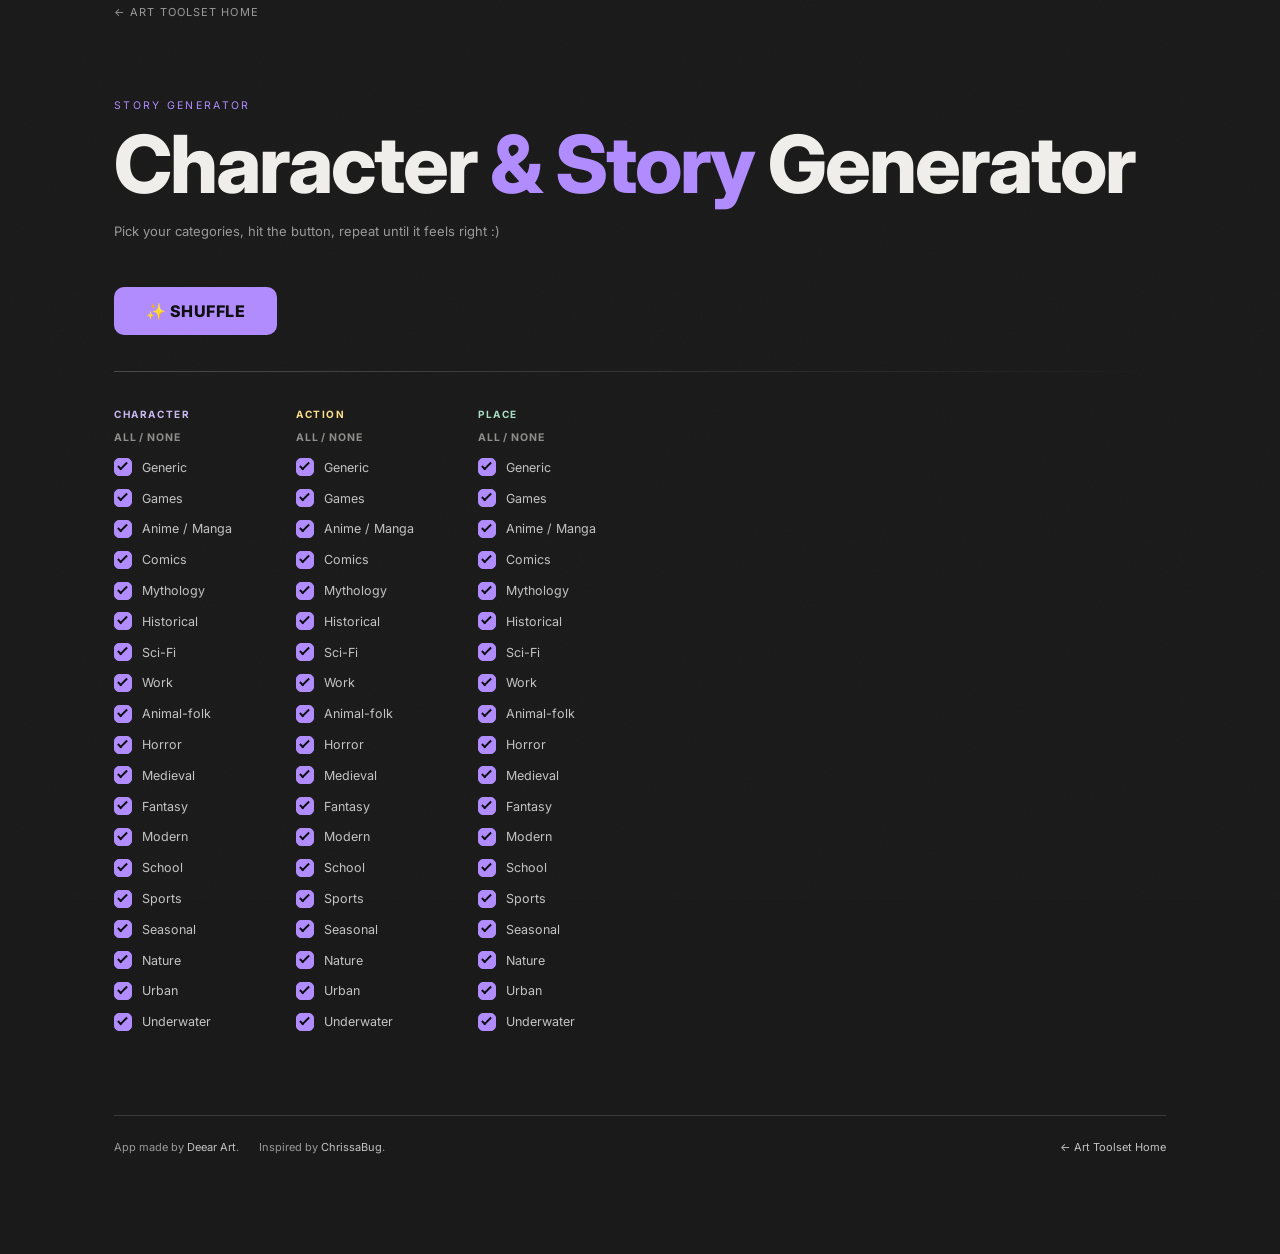
<file: generator/generator.html>
<!DOCTYPE html>
<html lang="en">
<head>
<meta charset="UTF-8">
<meta name="viewport" content="width=device-width, initial-scale=1.0">
<title>Random Character &amp; Story Generator &ndash; Art Toolset</title>
<link rel="preconnect" href="https://fonts.googleapis.com">
<link href="https://fonts.googleapis.com/css2?family=Inter:ital,wght@0,400;0,500;0,600;0,700;0,800;1,400&display=swap" rel="stylesheet">
<link rel="stylesheet" href="../theme.css">
<style>
  :root {
    --accent: #b18cff;
    --character: #C9B8F0;
    --action:    #FFE08A;
    --place:     #A8DFC4;
  }

  .filter-label.lbl-character { color: var(--character); }
  .filter-label.lbl-action    { color: var(--action); }
  .filter-label.lbl-place     { color: var(--place); }

  .s-character { color: var(--character); font-weight: 700; }
  .s-action    { color: var(--action);    font-weight: 700; }
  .s-place     { color: var(--place);     font-weight: 700; }
</style>
</head>
<body>
<div class="wrap">

  <a href="../index.html" class="back-link">&larr; Art Toolset Home</a>

  <header class="tool-header">
    <div class="eyebrow">Story Generator</div>
    <h1 class="page-title">Character<em> &amp; Story</em> Generator</h1>
    <p class="page-lead">Pick your categories, hit the button, repeat until it feels right :)</p>
  </header>

  <div class="form-error" id="checkbox-error">At least one option must be checked in each category.</div>

  <button class="btn btn-primary randomizer-btn">&#10024; SHUFFLE</button>

  <div id="result-box" class="result-box"><div class="generated-story"></div></div>

  <div class="divider"></div>

  <div class="filter-row">
    <div class="filter-group">
      <div class="filter-label lbl-character">Character</div>
      <button class="toggle-all" data-group="char_box">all / none</button>
      <label class="check-item">
        <input type="checkbox" class="char_box" value="character.generic" checked>
        <span class="check-box"></span> Generic
      </label>
      <label class="check-item">
        <input type="checkbox" class="char_box" value="character.game" checked>
        <span class="check-box"></span> Games
      </label>
      <label class="check-item">
        <input type="checkbox" class="char_box" value="character.anime" checked>
        <span class="check-box"></span> Anime / Manga
      </label>
      <label class="check-item">
        <input type="checkbox" class="char_box" value="character.comic" checked>
        <span class="check-box"></span> Comics
      </label>
      <label class="check-item">
        <input type="checkbox" class="char_box" value="character.mythology" checked>
        <span class="check-box"></span> Mythology
      </label>
      <label class="check-item">
        <input type="checkbox" class="char_box" value="character.historical" checked>
        <span class="check-box"></span> Historical
      </label>
      <label class="check-item">
        <input type="checkbox" class="char_box" value="character.sci-fi" checked>
        <span class="check-box"></span> Sci-Fi
      </label>
      <label class="check-item">
        <input type="checkbox" class="char_box" value="character.work" checked>
        <span class="check-box"></span> Work
      </label>
      <label class="check-item">
        <input type="checkbox" class="char_box" value="character.animal-folk" checked>
        <span class="check-box"></span> Animal-folk
      </label>
      <label class="check-item">
        <input type="checkbox" class="char_box" value="character.horror" checked>
        <span class="check-box"></span> Horror
      </label>
      <label class="check-item">
        <input type="checkbox" class="char_box" value="character.medieval" checked>
        <span class="check-box"></span> Medieval
      </label>
      <label class="check-item">
        <input type="checkbox" class="char_box" value="character.fantasy" checked>
        <span class="check-box"></span> Fantasy
      </label>
      <label class="check-item">
        <input type="checkbox" class="char_box" value="character.modern" checked>
        <span class="check-box"></span> Modern
      </label>
      <label class="check-item">
        <input type="checkbox" class="char_box" value="character.school" checked>
        <span class="check-box"></span> School
      </label>
      <label class="check-item">
        <input type="checkbox" class="char_box" value="character.sports" checked>
        <span class="check-box"></span> Sports
      </label>
      <label class="check-item">
        <input type="checkbox" class="char_box" value="character.seasonal" checked>
        <span class="check-box"></span> Seasonal
      </label>
      <label class="check-item">
        <input type="checkbox" class="char_box" value="character.nature" checked>
        <span class="check-box"></span> Nature
      </label>
      <label class="check-item">
        <input type="checkbox" class="char_box" value="character.urban" checked>
        <span class="check-box"></span> Urban
      </label>
      <label class="check-item">
        <input type="checkbox" class="char_box" value="character.underwater" checked>
        <span class="check-box"></span> Underwater
      </label>
    </div>

    <div class="filter-group">
      <div class="filter-label lbl-action">Action</div>
      <button class="toggle-all" data-group="action_box">all / none</button>
      <label class="check-item">
        <input type="checkbox" class="action_box" value="action.generic" checked>
        <span class="check-box"></span> Generic
      </label>
      <label class="check-item">
        <input type="checkbox" class="action_box" value="action.game" checked>
        <span class="check-box"></span> Games
      </label>
      <label class="check-item">
        <input type="checkbox" class="action_box" value="action.anime" checked>
        <span class="check-box"></span> Anime / Manga
      </label>
      <label class="check-item">
        <input type="checkbox" class="action_box" value="action.comic" checked>
        <span class="check-box"></span> Comics
      </label>
      <label class="check-item">
        <input type="checkbox" class="action_box" value="action.mythology" checked>
        <span class="check-box"></span> Mythology
      </label>
      <label class="check-item">
        <input type="checkbox" class="action_box" value="action.historical" checked>
        <span class="check-box"></span> Historical
      </label>
      <label class="check-item">
        <input type="checkbox" class="action_box" value="action.sci-fi" checked>
        <span class="check-box"></span> Sci-Fi
      </label>
      <label class="check-item">
        <input type="checkbox" class="action_box" value="action.work" checked>
        <span class="check-box"></span> Work
      </label>
      <label class="check-item">
        <input type="checkbox" class="action_box" value="action.animal-folk" checked>
        <span class="check-box"></span> Animal-folk
      </label>
      <label class="check-item">
        <input type="checkbox" class="action_box" value="action.horror" checked>
        <span class="check-box"></span> Horror
      </label>
      <label class="check-item">
        <input type="checkbox" class="action_box" value="action.medieval" checked>
        <span class="check-box"></span> Medieval
      </label>
      <label class="check-item">
        <input type="checkbox" class="action_box" value="action.fantasy" checked>
        <span class="check-box"></span> Fantasy
      </label>
      <label class="check-item">
        <input type="checkbox" class="action_box" value="action.modern" checked>
        <span class="check-box"></span> Modern
      </label>
      <label class="check-item">
        <input type="checkbox" class="action_box" value="action.school" checked>
        <span class="check-box"></span> School
      </label>
      <label class="check-item">
        <input type="checkbox" class="action_box" value="action.sports" checked>
        <span class="check-box"></span> Sports
      </label>
      <label class="check-item">
        <input type="checkbox" class="action_box" value="action.seasonal" checked>
        <span class="check-box"></span> Seasonal
      </label>
      <label class="check-item">
        <input type="checkbox" class="action_box" value="action.nature" checked>
        <span class="check-box"></span> Nature
      </label>
      <label class="check-item">
        <input type="checkbox" class="action_box" value="action.urban" checked>
        <span class="check-box"></span> Urban
      </label>
      <label class="check-item">
        <input type="checkbox" class="action_box" value="action.underwater" checked>
        <span class="check-box"></span> Underwater
      </label>
    </div>

    <div class="filter-group">
      <div class="filter-label lbl-place">Place</div>
      <button class="toggle-all" data-group="place_box">all / none</button>
      <label class="check-item">
        <input type="checkbox" class="place_box" value="place.generic" checked>
        <span class="check-box"></span> Generic
      </label>
      <label class="check-item">
        <input type="checkbox" class="place_box" value="place.game" checked>
        <span class="check-box"></span> Games
      </label>
      <label class="check-item">
        <input type="checkbox" class="place_box" value="place.anime" checked>
        <span class="check-box"></span> Anime / Manga
      </label>
      <label class="check-item">
        <input type="checkbox" class="place_box" value="place.comic" checked>
        <span class="check-box"></span> Comics
      </label>
      <label class="check-item">
        <input type="checkbox" class="place_box" value="place.mythology" checked>
        <span class="check-box"></span> Mythology
      </label>
      <label class="check-item">
        <input type="checkbox" class="place_box" value="place.historical" checked>
        <span class="check-box"></span> Historical
      </label>
      <label class="check-item">
        <input type="checkbox" class="place_box" value="place.sci-fi" checked>
        <span class="check-box"></span> Sci-Fi
      </label>
      <label class="check-item">
        <input type="checkbox" class="place_box" value="place.work" checked>
        <span class="check-box"></span> Work
      </label>
      <label class="check-item">
        <input type="checkbox" class="place_box" value="place.animal-folk" checked>
        <span class="check-box"></span> Animal-folk
      </label>
      <label class="check-item">
        <input type="checkbox" class="place_box" value="place.horror" checked>
        <span class="check-box"></span> Horror
      </label>
      <label class="check-item">
        <input type="checkbox" class="place_box" value="place.medieval" checked>
        <span class="check-box"></span> Medieval
      </label>
      <label class="check-item">
        <input type="checkbox" class="place_box" value="place.fantasy" checked>
        <span class="check-box"></span> Fantasy
      </label>
      <label class="check-item">
        <input type="checkbox" class="place_box" value="place.modern" checked>
        <span class="check-box"></span> Modern
      </label>
      <label class="check-item">
        <input type="checkbox" class="place_box" value="place.school" checked>
        <span class="check-box"></span> School
      </label>
      <label class="check-item">
        <input type="checkbox" class="place_box" value="place.sports" checked>
        <span class="check-box"></span> Sports
      </label>
      <label class="check-item">
        <input type="checkbox" class="place_box" value="place.seasonal" checked>
        <span class="check-box"></span> Seasonal
      </label>
      <label class="check-item">
        <input type="checkbox" class="place_box" value="place.nature" checked>
        <span class="check-box"></span> Nature
      </label>
      <label class="check-item">
        <input type="checkbox" class="place_box" value="place.urban" checked>
        <span class="check-box"></span> Urban
      </label>
      <label class="check-item">
        <input type="checkbox" class="place_box" value="place.underwater" checked>
        <span class="check-box"></span> Underwater
      </label>
    </div>
  </div>

  <footer class="site-footer">
    <span>App made by <a href="https://beacons.ai/deear" target="_blank" rel="noopener">Deear Art</a>.</span>
    <span>Inspired by <a href="https://www.instagram.com/p/CH5rtOfDdN9/" target="_blank" rel="noopener">ChrissaBug</a>.</span>
    <span style="margin-left:auto"><a href="../index.html">&larr; Art Toolset Home</a></span>
  </footer>
</div>

<script src="randomizer.js"></script>
<script>
  // Toggle all / none per group
  document.querySelectorAll('.toggle-all').forEach(function(btn) {
    btn.addEventListener('click', function() {
      var boxes = document.querySelectorAll('input.' + btn.dataset.group);
      var allChecked = Array.from(boxes).every(function(b) { return b.checked; });
      boxes.forEach(function(b) { b.checked = !allChecked; });
    });
  });
</script>
</body>
</html>
</file>
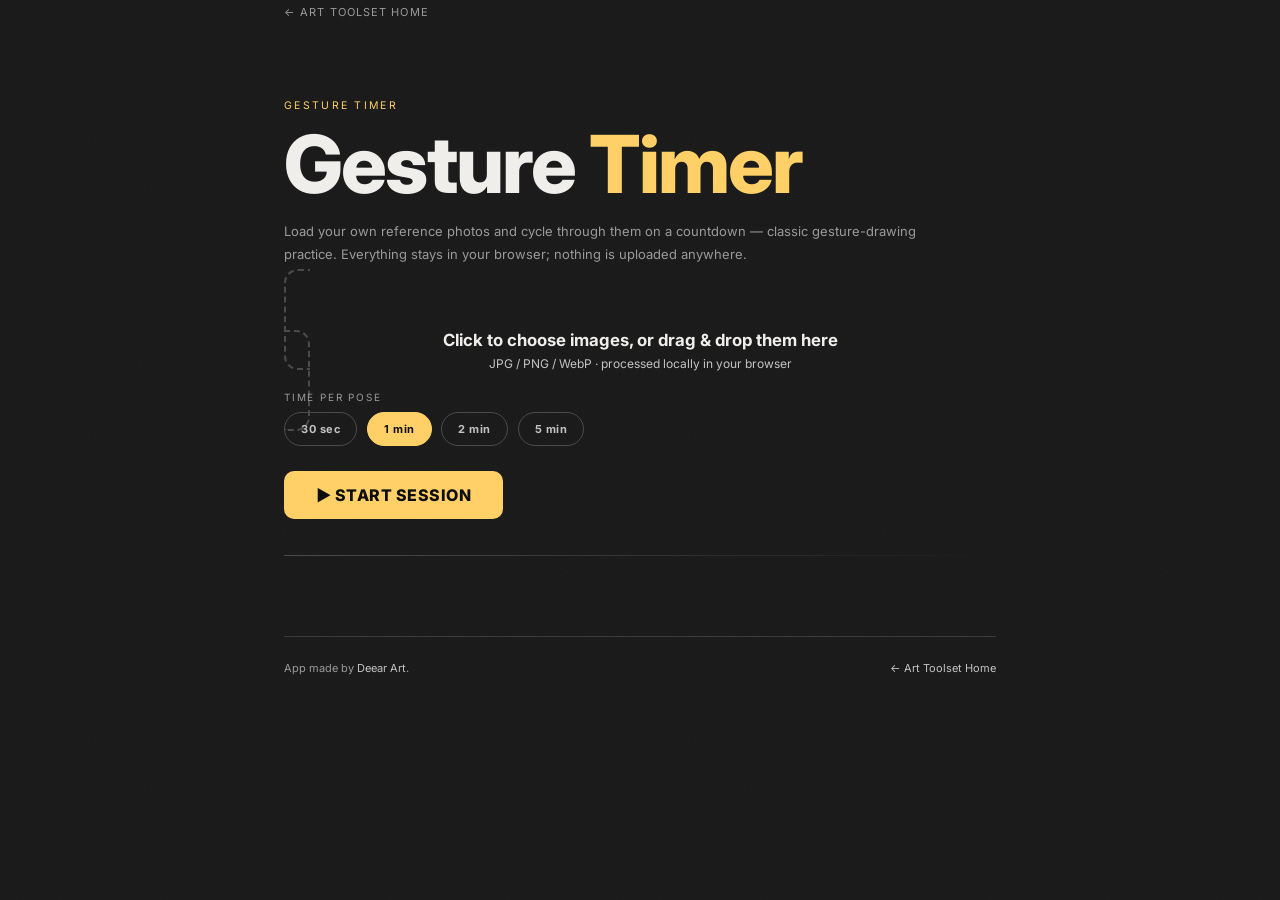
<file: gesture-timer/gesture-timer.html>
<!DOCTYPE html>
<html lang="en">
<head>
<meta charset="UTF-8">
<meta name="viewport" content="width=device-width, initial-scale=1.0">
<title>Gesture Timer &ndash; Art Toolset</title>
<link rel="preconnect" href="https://fonts.googleapis.com">
<link href="https://fonts.googleapis.com/css2?family=Inter:ital,wght@0,400;0,500;0,600;0,700;0,800;1,400&display=swap" rel="stylesheet">
<link rel="stylesheet" href="../theme.css">
<style>
  :root { --accent: #ffd166; }

  .dropzone {
    border: 2px dashed var(--border2);
    border-radius: 14px;
    padding: 2.4rem 1.5rem;
    text-align: center;
    cursor: pointer;
    font-family: 'Inter', sans-serif;
    color: var(--muted2);
    transition: border-color .15s, background .15s;
    margin: 1.5rem 0;
  }
  .dropzone:hover, .dropzone.drag { border-color: var(--accent); background: rgba(255,209,102,0.08); }
  .dropzone input { display: none; }
  .dropzone .big { font-size: 1.05rem; font-weight: 700; color: var(--text); margin-bottom: 6px; }
  .dropzone .small { font-size: 12px; }

  .time-row { display: flex; flex-wrap: wrap; gap: 0.6rem; margin: 0.6rem 0 1.6rem; }
  .time-chip {
    font-family: 'Inter', sans-serif;
    font-size: 11px;
    font-weight: 700;
    letter-spacing: 0.05em;
    padding: 0.55rem 1rem;
    border-radius: 999px;
    border: 1.5px solid var(--border2);
    background: transparent;
    color: var(--muted2);
    cursor: pointer;
  }
  .time-chip:hover { color: var(--text); border-color: var(--muted); }
  .time-chip.active { background: var(--accent); color: var(--accent-ink); border-color: var(--accent); }

  .stage {
    display: none;
    position: relative;
    background: #000;
    border-radius: 14px;
    overflow: hidden;
    border: 1px solid var(--border);
    aspect-ratio: 16 / 10;
    margin: 1.2rem 0;
  }
  .stage.visible { display: flex; align-items: center; justify-content: center; }
  .stage img { max-width: 100%; max-height: 100%; object-fit: contain; }

  .ring-wrap { position: absolute; top: 14px; right: 14px; width: 56px; height: 56px; }
  .ring-wrap svg { transform: rotate(-90deg); }
  .ring-bg { fill: none; stroke: rgba(255,255,255,0.18); stroke-width: 5; }
  .ring-fg { fill: none; stroke: var(--accent); stroke-width: 5; stroke-linecap: round; transition: stroke-dashoffset 0.2s linear; }
  .ring-text {
    position: absolute; inset: 0;
    display: flex; align-items: center; justify-content: center;
    font-family: 'Inter', sans-serif; font-size: 12px; font-weight: 800; color: #fff;
  }

  .counter {
    position: absolute; bottom: 14px; left: 14px;
    font-family: 'Inter', sans-serif; font-size: 11px; font-weight: 700;
    color: #fff; background: rgba(0,0,0,0.55); padding: 5px 10px; border-radius: 999px;
    letter-spacing: 0.05em;
  }

  .transport { display: none; gap: 12px; margin: 1.2rem 0; flex-wrap: wrap; }
  .transport.visible { display: flex; }
</style>
</head>
<body>
<div class="wrap wrap-narrow">

  <a href="../index.html" class="back-link">&larr; Art Toolset Home</a>

  <header class="tool-header">
    <div class="eyebrow">Gesture Timer</div>
    <h1 class="page-title">Gesture<em> Timer</em></h1>
    <p class="page-lead">Load your own reference photos and cycle through them on a countdown &mdash; classic gesture-drawing practice. Everything stays in your browser; nothing is uploaded anywhere.</p>
  </header>

  <label class="dropzone" id="dropzone">
    <input type="file" id="file-input" accept="image/*" multiple>
    <div class="big">Click to choose images, or drag &amp; drop them here</div>
    <div class="small">JPG / PNG / WebP &middot; processed locally in your browser</div>
  </label>

  <div class="ctrl-label" style="margin-bottom:8px;">Time per pose</div>
  <div class="time-row" id="time-row">
    <button class="time-chip" data-sec="30">30 sec</button>
    <button class="time-chip active" data-sec="60">1 min</button>
    <button class="time-chip" data-sec="120">2 min</button>
    <button class="time-chip" data-sec="300">5 min</button>
  </div>

  <button class="btn btn-primary" id="start-btn" disabled>&#9654; START SESSION</button>

  <div class="stage" id="stage">
    <img id="stage-img" alt="reference">
    <div class="counter" id="counter">1 / 1</div>
    <div class="ring-wrap">
      <svg width="56" height="56">
        <circle class="ring-bg" cx="28" cy="28" r="24"></circle>
        <circle class="ring-fg" id="ring-fg" cx="28" cy="28" r="24"></circle>
      </svg>
      <div class="ring-text" id="ring-text">60</div>
    </div>
  </div>

  <div class="transport" id="transport">
    <button class="btn btn-outline" id="pause-btn">&#10074;&#10074; PAUSE</button>
    <button class="btn btn-outline" id="skip-btn">&#9193; SKIP</button>
    <button class="btn btn-outline" id="shuffle-btn">&#128256; RESHUFFLE</button>
    <button class="btn btn-outline" id="stop-btn">&#9632; STOP</button>
  </div>

  <div class="divider"></div>

  <footer class="site-footer">
    <span>App made by <a href="https://beacons.ai/deear" target="_blank" rel="noopener">Deear Art</a>.</span>
    <span style="margin-left:auto"><a href="../index.html">&larr; Art Toolset Home</a></span>
  </footer>
</div>

<script>
(function () {
  var images = [];       // object URLs
  var order = [];
  var idx = 0;
  var seconds = 60;
  var remaining = seconds;
  var timerId = null;
  var paused = false;
  var R = 24, CIRC = 2 * Math.PI * R;

  var dropzone = document.getElementById('dropzone');
  var fileInput = document.getElementById('file-input');
  var startBtn = document.getElementById('start-btn');
  var stage = document.getElementById('stage');
  var stageImg = document.getElementById('stage-img');
  var transport = document.getElementById('transport');
  var ringFg = document.getElementById('ring-fg');
  var ringText = document.getElementById('ring-text');
  var counter = document.getElementById('counter');
  var timeRow = document.getElementById('time-row');

  ringFg.setAttribute('stroke-dasharray', CIRC);

  // Note: dropzone is a <label> wrapping the hidden <input>, so clicking
  // anywhere inside it already opens the file picker natively — no extra
  // click-forwarding needed here (that would open the dialog twice).
  ['dragover', 'dragenter'].forEach(function (ev) {
    dropzone.addEventListener(ev, function (e) { e.preventDefault(); dropzone.classList.add('drag'); });
  });
  ['dragleave', 'drop'].forEach(function (ev) {
    dropzone.addEventListener(ev, function (e) { e.preventDefault(); dropzone.classList.remove('drag'); });
  });
  dropzone.addEventListener('drop', function (e) {
    handleFiles(e.dataTransfer.files);
  });
  fileInput.addEventListener('change', function () { handleFiles(fileInput.files); });

  function handleFiles(fileList) {
    var files = Array.from(fileList).filter(function (f) { return f.type.indexOf('image/') === 0; });
    if (!files.length) return;
    // Release any previously loaded images before replacing the set.
    images.forEach(function (url) { URL.revokeObjectURL(url); });
    images = files.map(function (f) { return URL.createObjectURL(f); });
    startBtn.disabled = false;
    startBtn.textContent = '▶ START SESSION (' + images.length + ' image' + (images.length > 1 ? 's' : '') + ')';
  }

  timeRow.addEventListener('click', function (e) {
    var btn = e.target.closest('.time-chip');
    if (!btn) return;
    timeRow.querySelectorAll('.time-chip').forEach(function (b) { b.classList.remove('active'); });
    btn.classList.add('active');
    seconds = parseInt(btn.dataset.sec, 10);
  });

  function shuffleOrder() {
    order = images.map(function (_, i) { return i; });
    for (var i = order.length - 1; i > 0; i--) {
      var j = Math.floor(Math.random() * (i + 1));
      var t = order[i]; order[i] = order[j]; order[j] = t;
    }
  }

  function showCurrent() {
    stageImg.src = images[order[idx]];
    counter.textContent = (idx + 1) + ' / ' + order.length;
  }

  function tick() {
    if (paused) return;
    remaining -= 0.1;
    if (remaining <= 0) {
      next();
      return;
    }
    updateRing();
  }

  function updateRing() {
    var frac = Math.max(0, remaining / seconds);
    ringFg.setAttribute('stroke-dashoffset', CIRC * (1 - frac));
    ringText.textContent = Math.ceil(remaining);
  }

  function next() {
    idx = (idx + 1) % order.length;
    remaining = seconds;
    showCurrent();
    updateRing();
  }

  function startSession() {
    if (!images.length) return;
    shuffleOrder();
    idx = 0;
    remaining = seconds;
    stage.classList.add('visible');
    transport.classList.add('visible');
    showCurrent();
    updateRing();
    paused = false;
    document.getElementById('pause-btn').innerHTML = '❙❙ PAUSE';
    if (timerId) clearInterval(timerId);
    timerId = setInterval(tick, 100);
  }

  function stopSession() {
    if (timerId) clearInterval(timerId);
    timerId = null;
    stage.classList.remove('visible');
    transport.classList.remove('visible');
  }

  startBtn.addEventListener('click', startSession);
  document.getElementById('skip-btn').addEventListener('click', next);
  document.getElementById('stop-btn').addEventListener('click', stopSession);
  document.getElementById('shuffle-btn').addEventListener('click', function () {
    shuffleOrder();
    idx = 0;
    remaining = seconds;
    showCurrent();
    updateRing();
  });
  document.getElementById('pause-btn').addEventListener('click', function (e) {
    paused = !paused;
    e.currentTarget.innerHTML = paused ? '▶ RESUME' : '❙❙ PAUSE';
  });
})();
</script>
</body>
</html>
</file>
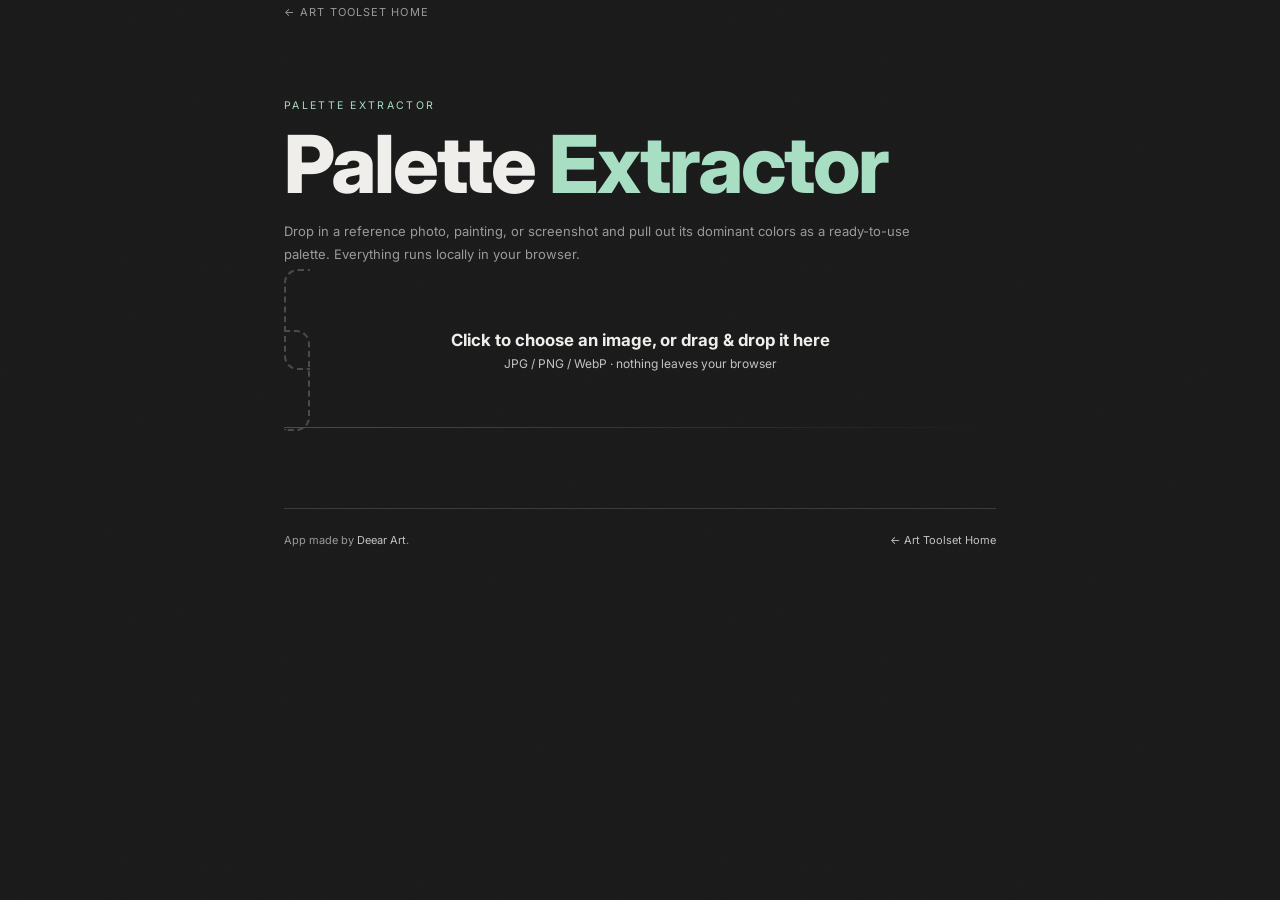
<file: palette-extractor/palette-extractor.html>
<!DOCTYPE html>
<html lang="en">
<head>
<meta charset="UTF-8">
<meta name="viewport" content="width=device-width, initial-scale=1.0">
<title>Palette Extractor &ndash; Art Toolset</title>
<link rel="preconnect" href="https://fonts.googleapis.com">
<link href="https://fonts.googleapis.com/css2?family=Inter:ital,wght@0,400;0,500;0,600;0,700;0,800;1,400&display=swap" rel="stylesheet">
<link rel="stylesheet" href="../theme.css">
<style>
  :root { --accent: #a8dfc4; }

  .dropzone {
    border: 2px dashed var(--border2);
    border-radius: 14px;
    padding: 2.4rem 1.5rem;
    text-align: center;
    cursor: pointer;
    font-family: 'Inter', sans-serif;
    color: var(--muted2);
    transition: border-color .15s, background .15s;
    margin: 1.5rem 0;
  }
  .dropzone:hover, .dropzone.drag { border-color: var(--accent); background: rgba(168,223,196,0.06); }
  .dropzone input { display: none; }
  .dropzone .big { font-size: 1.05rem; font-weight: 700; color: var(--text); margin-bottom: 6px; }
  .dropzone .small { font-size: 12px; }

  .preview-wrap {
    display: none;
    gap: 1.6rem;
    margin: 1.2rem 0;
    flex-wrap: wrap;
    align-items: flex-start;
  }
  .preview-wrap.visible { display: flex; }
  .preview-img-box {
    flex: 0 0 auto;
    max-width: 280px;
    border-radius: 12px;
    overflow: hidden;
    border: 1px solid var(--border);
  }
  .preview-img-box img { display: block; max-width: 100%; }

  .palette-col { flex: 1 1 240px; display: flex; flex-direction: column; gap: 10px; }
  .pal-row {
    display: flex;
    align-items: center;
    gap: 14px;
    background: var(--surface);
    border: 1px solid var(--border);
    border-radius: 10px;
    padding: 10px 14px;
    cursor: pointer;
    font-family: 'Inter', sans-serif;
  }
  .pal-row:hover { border-color: var(--border2); }
  .pal-swatch { width: 34px; height: 34px; border-radius: 8px; flex-shrink: 0; border: 1px solid rgba(255,255,255,0.15); }
  .pal-hex { font-weight: 700; font-size: 13px; }
  .pal-pct { font-size: 11px; color: var(--muted); margin-left: auto; }
  .pal-copied { color: var(--accent); font-size: 11px; font-weight: 700; }

  canvas { display: none; }
</style>
</head>
<body>
<div class="wrap wrap-narrow">

  <a href="../index.html" class="back-link">&larr; Art Toolset Home</a>

  <header class="tool-header">
    <div class="eyebrow">Palette Extractor</div>
    <h1 class="page-title">Palette<em> Extractor</em></h1>
    <p class="page-lead">Drop in a reference photo, painting, or screenshot and pull out its dominant colors as a ready-to-use palette. Everything runs locally in your browser.</p>
  </header>

  <label class="dropzone" id="dropzone">
    <input type="file" id="file-input" accept="image/*">
    <div class="big">Click to choose an image, or drag &amp; drop it here</div>
    <div class="small">JPG / PNG / WebP &middot; nothing leaves your browser</div>
  </label>

  <div class="preview-wrap" id="preview-wrap">
    <div class="preview-img-box"><img id="preview-img" alt="uploaded reference"></div>
    <div class="palette-col" id="palette-col"></div>
  </div>

  <canvas id="canvas"></canvas>

  <div class="divider"></div>

  <footer class="site-footer">
    <span>App made by <a href="https://beacons.ai/deear" target="_blank" rel="noopener">Deear Art</a>.</span>
    <span style="margin-left:auto"><a href="../index.html">&larr; Art Toolset Home</a></span>
  </footer>
</div>

<script>
(function () {
  var dropzone = document.getElementById('dropzone');
  var fileInput = document.getElementById('file-input');
  var previewWrap = document.getElementById('preview-wrap');
  var previewImg = document.getElementById('preview-img');
  var paletteCol = document.getElementById('palette-col');
  var canvas = document.getElementById('canvas');
  var ctx = canvas.getContext('2d');

  // Note: dropzone is a <label> wrapping the hidden <input>, so clicking
  // anywhere inside it already opens the file picker natively — no extra
  // click-forwarding needed here (that would open the dialog twice).
  ['dragover', 'dragenter'].forEach(function (ev) {
    dropzone.addEventListener(ev, function (e) { e.preventDefault(); dropzone.classList.add('drag'); });
  });
  ['dragleave', 'drop'].forEach(function (ev) {
    dropzone.addEventListener(ev, function (e) { e.preventDefault(); dropzone.classList.remove('drag'); });
  });
  dropzone.addEventListener('drop', function (e) {
    if (e.dataTransfer.files && e.dataTransfer.files[0]) handleFile(e.dataTransfer.files[0]);
  });
  fileInput.addEventListener('change', function () {
    if (fileInput.files[0]) handleFile(fileInput.files[0]);
  });

  var currentUrl = null;

  function handleFile(file) {
    if (file.type.indexOf('image/') !== 0) return;
    if (currentUrl) URL.revokeObjectURL(currentUrl);
    currentUrl = URL.createObjectURL(file);
    previewImg.src = currentUrl;
    previewImg.onload = function () { extract(previewImg); };
    previewWrap.classList.add('visible');
  }

  function toHex(n) { var h = n.toString(16); return h.length === 1 ? '0' + h : h; }

  // Simple color extraction: downscale, bucket into a coarse RGB grid, pick top buckets, average each.
  function extract(img) {
    var w = 80, h = Math.max(1, Math.round(80 * (img.naturalHeight / img.naturalWidth)));
    canvas.width = w; canvas.height = h;
    ctx.drawImage(img, 0, 0, w, h);
    var data;
    try {
      data = ctx.getImageData(0, 0, w, h).data;
    } catch (e) {
      paletteCol.innerHTML = '<div class="small">Could not read this image (cross-origin). Try a local file instead.</div>';
      return;
    }

    var STEP = 32; // bucket resolution per channel
    var buckets = {};
    for (var i = 0; i < data.length; i += 4) {
      var a = data[i + 3];
      if (a < 40) continue;
      var r = data[i], g = data[i + 1], b = data[i + 2];
      var key = Math.floor(r / STEP) + ',' + Math.floor(g / STEP) + ',' + Math.floor(b / STEP);
      if (!buckets[key]) buckets[key] = { r: 0, g: 0, b: 0, n: 0 };
      buckets[key].r += r; buckets[key].g += g; buckets[key].b += b; buckets[key].n += 1;
    }

    var list = Object.keys(buckets).map(function (k) { return buckets[k]; });
    list.sort(function (a, b) { return b.n - a.n; });

    var total = list.reduce(function (s, b) { return s + b.n; }, 0);
    var top = list.slice(0, 6);

    paletteCol.innerHTML = '';
    top.forEach(function (bucket) {
      var r = Math.round(bucket.r / bucket.n);
      var g = Math.round(bucket.g / bucket.n);
      var bl = Math.round(bucket.b / bucket.n);
      var hex = '#' + toHex(r) + toHex(g) + toHex(bl);
      var pct = Math.round((bucket.n / total) * 100);

      var row = document.createElement('div');
      row.className = 'pal-row';
      row.innerHTML =
        '<div class="pal-swatch" style="background:' + hex + '"></div>' +
        '<div class="pal-hex">' + hex.toUpperCase() + '</div>' +
        '<div class="pal-pct">' + pct + '%</div>';
      row.addEventListener('click', function () {
        navigator.clipboard && navigator.clipboard.writeText(hex.toUpperCase()).catch(function () {});
        var pctEl = row.querySelector('.pal-pct');
        var original = pctEl.textContent;
        pctEl.textContent = 'Copied!';
        pctEl.classList.add('pal-copied');
        setTimeout(function () { pctEl.textContent = original; pctEl.classList.remove('pal-copied'); }, 900);
      });
      paletteCol.appendChild(row);
    });
  }
})();
</script>
</body>
</html>
</file>
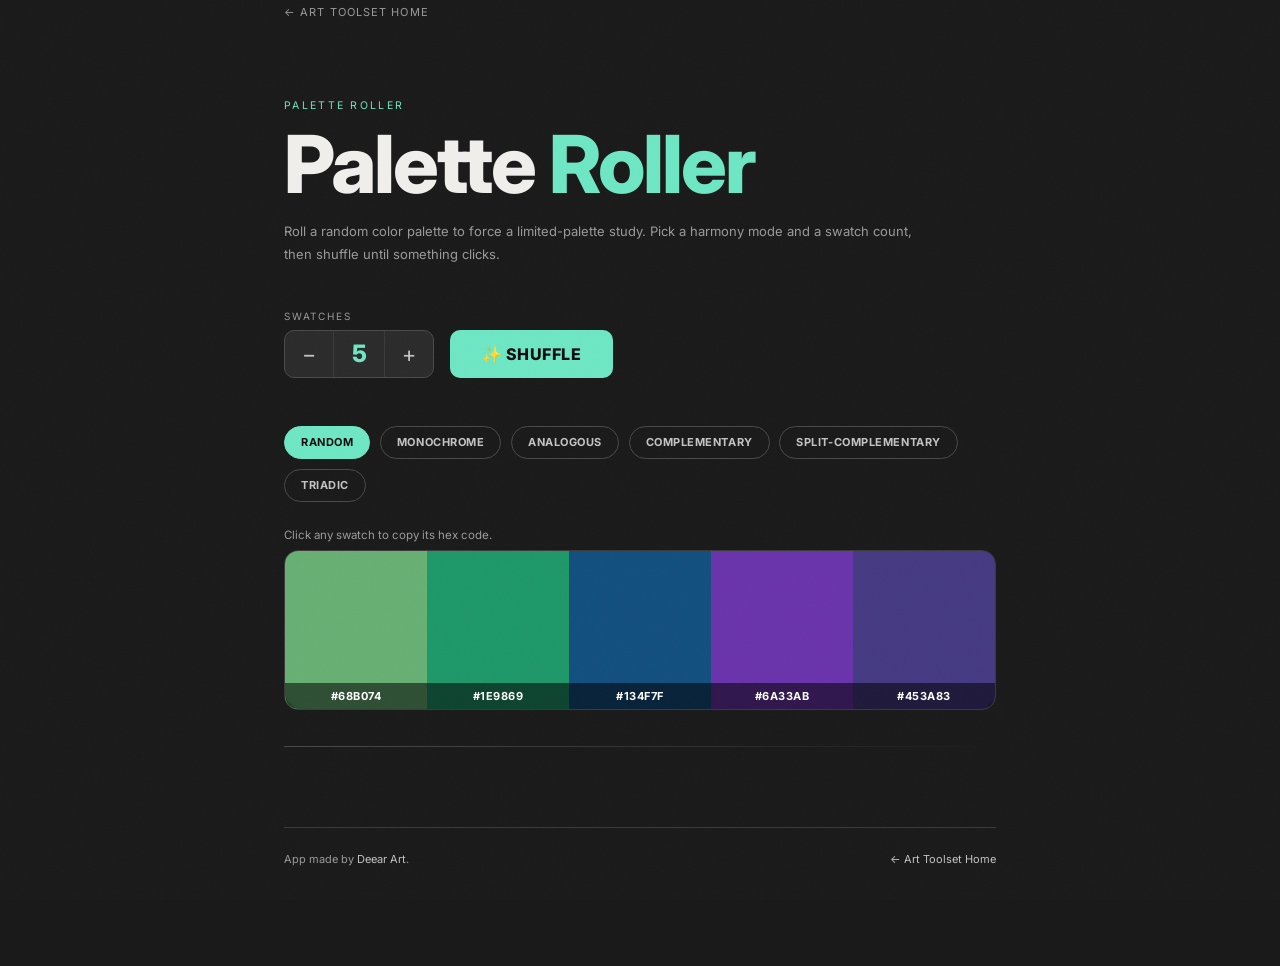
<file: palette-roller/palette-roller.html>
<!DOCTYPE html>
<html lang="en">
<head>
<meta charset="UTF-8">
<meta name="viewport" content="width=device-width, initial-scale=1.0">
<title>Palette Roller &ndash; Art Toolset</title>
<link rel="preconnect" href="https://fonts.googleapis.com">
<link href="https://fonts.googleapis.com/css2?family=Inter:ital,wght@0,400;0,500;0,600;0,700;0,800;1,400&display=swap" rel="stylesheet">
<link rel="stylesheet" href="../theme.css">
<style>
  :root { --accent: #6ee7c4; }

  .mode-row { display: flex; flex-wrap: wrap; gap: 0.6rem; margin: 1.4rem 0 1.6rem; }
  .mode-chip {
    font-family: 'Inter', sans-serif;
    font-size: 11px;
    font-weight: 700;
    letter-spacing: 0.05em;
    text-transform: uppercase;
    padding: 0.55rem 1rem;
    border-radius: 999px;
    border: 1.5px solid var(--border2);
    background: transparent;
    color: var(--muted2);
    cursor: pointer;
    transition: border-color .15s, color .15s, background .15s;
  }
  .mode-chip:hover { color: var(--text); border-color: var(--muted); }
  .mode-chip.active { background: var(--accent); color: var(--accent-ink); border-color: var(--accent); }

  .palette-row {
    display: flex;
    border-radius: 14px;
    overflow: hidden;
    border: 1px solid var(--border);
    margin: 0.5rem 0 1.5rem;
    min-height: 160px;
  }
  .swatch {
    flex: 1;
    position: relative;
    display: flex;
    align-items: flex-end;
    justify-content: center;
    cursor: pointer;
    transition: flex-grow .2s;
  }
  .swatch:hover { flex-grow: 1.4; }
  .swatch-label {
    font-family: 'Inter', sans-serif;
    font-size: 11px;
    font-weight: 700;
    letter-spacing: 0.04em;
    background: rgba(0,0,0,0.55);
    color: #fff;
    padding: 6px 4px;
    width: 100%;
    text-align: center;
    backdrop-filter: blur(2px);
  }
  .swatch-copied::after {
    content: 'Copied!';
    position: absolute;
    top: 10px; left: 50%;
    transform: translateX(-50%);
    font-family: 'Inter', sans-serif;
    font-size: 10px;
    font-weight: 800;
    letter-spacing: 0.08em;
    text-transform: uppercase;
    background: #fff;
    color: #0d0d0f;
    padding: 4px 10px;
    border-radius: 999px;
  }

  .hint {
    font-family: 'Inter', sans-serif;
    font-size: 11.5px;
    color: var(--muted);
    margin-bottom: 0.5rem;
  }
</style>
</head>
<body>
<div class="wrap wrap-narrow">

  <a href="../index.html" class="back-link">&larr; Art Toolset Home</a>

  <header class="tool-header">
    <div class="eyebrow">Palette Roller</div>
    <h1 class="page-title">Palette<em> Roller</em></h1>
    <p class="page-lead">Roll a random color palette to force a limited-palette study. Pick a harmony mode and a swatch count, then shuffle until something clicks.</p>
  </header>

  <div class="controls">
    <div class="ctrl-block">
      <div class="ctrl-label">Swatches</div>
      <div class="stepper">
        <button class="step-btn" id="count-down">&minus;</button>
        <div class="step-val" id="count-val">5</div>
        <button class="step-btn" id="count-up">&plus;</button>
      </div>
    </div>
    <button class="btn btn-primary" id="roll-btn">&#10024; SHUFFLE</button>
  </div>

  <div class="mode-row" id="mode-row">
    <button class="mode-chip active" data-mode="random">Random</button>
    <button class="mode-chip" data-mode="mono">Monochrome</button>
    <button class="mode-chip" data-mode="analogous">Analogous</button>
    <button class="mode-chip" data-mode="complementary">Complementary</button>
    <button class="mode-chip" data-mode="splitcomp">Split-Complementary</button>
    <button class="mode-chip" data-mode="triadic">Triadic</button>
  </div>

  <div class="hint">Click any swatch to copy its hex code.</div>
  <div class="palette-row" id="palette-row"></div>

  <div class="divider"></div>

  <footer class="site-footer">
    <span>App made by <a href="https://beacons.ai/deear" target="_blank" rel="noopener">Deear Art</a>.</span>
    <span style="margin-left:auto"><a href="../index.html">&larr; Art Toolset Home</a></span>
  </footer>
</div>

<script>
(function () {
  var state = { count: 5, mode: 'random' };

  var countVal = document.getElementById('count-val');
  var paletteRow = document.getElementById('palette-row');
  var modeRow = document.getElementById('mode-row');

  document.getElementById('count-down').addEventListener('click', function () {
    state.count = Math.max(3, state.count - 1);
    countVal.textContent = state.count;
    roll();
  });
  document.getElementById('count-up').addEventListener('click', function () {
    state.count = Math.min(8, state.count + 1);
    countVal.textContent = state.count;
    roll();
  });
  modeRow.addEventListener('click', function (e) {
    var btn = e.target.closest('.mode-chip');
    if (!btn) return;
    modeRow.querySelectorAll('.mode-chip').forEach(function (b) { b.classList.remove('active'); });
    btn.classList.add('active');
    state.mode = btn.dataset.mode;
    roll();
  });
  document.getElementById('roll-btn').addEventListener('click', roll);

  function rand(min, max) { return Math.random() * (max - min) + min; }

  function hslToHex(h, s, l) {
    h = ((h % 360) + 360) % 360;
    s /= 100; l /= 100;
    var c = (1 - Math.abs(2 * l - 1)) * s;
    var x = c * (1 - Math.abs((h / 60) % 2 - 1));
    var m = l - c / 2;
    var r, g, b;
    if (h < 60)      { r = c; g = x; b = 0; }
    else if (h < 120){ r = x; g = c; b = 0; }
    else if (h < 180){ r = 0; g = c; b = x; }
    else if (h < 240){ r = 0; g = x; b = c; }
    else if (h < 300){ r = x; g = 0; b = c; }
    else             { r = c; g = 0; b = x; }
    var toHex = function (v) {
      var h2 = Math.round((v + m) * 255).toString(16);
      return h2.length === 1 ? '0' + h2 : h2;
    };
    return '#' + toHex(r) + toHex(g) + toHex(b);
  }

  function generate(mode, count) {
    var base = rand(0, 360);
    var colors = [];
    var i;
    switch (mode) {
      case 'mono':
        for (i = 0; i < count; i++) {
          colors.push(hslToHex(base, rand(35, 70), 18 + (70 / (count - 1 || 1)) * i));
        }
        break;
      case 'analogous':
        for (i = 0; i < count; i++) {
          var spread = (i - (count - 1) / 2) * 22;
          colors.push(hslToHex(base + spread, rand(45, 75), rand(38, 62)));
        }
        break;
      case 'complementary':
        for (i = 0; i < count; i++) {
          var h = i % 2 === 0 ? base : base + 180;
          colors.push(hslToHex(h + rand(-10, 10), rand(45, 80), rand(28 + i * 6, 70)));
        }
        break;
      case 'splitcomp':
        var opts = [base, base + 150, base + 210];
        for (i = 0; i < count; i++) {
          colors.push(hslToHex(opts[i % 3] + rand(-8, 8), rand(45, 75), rand(30, 65)));
        }
        break;
      case 'triadic':
        var tri = [base, base + 120, base + 240];
        for (i = 0; i < count; i++) {
          colors.push(hslToHex(tri[i % 3] + rand(-8, 8), rand(45, 75), rand(30, 65)));
        }
        break;
      default: // random
        for (i = 0; i < count; i++) {
          colors.push(hslToHex(rand(0, 360), rand(30, 85), rand(20, 75)));
        }
    }
    return colors;
  }

  function roll() {
    var colors = generate(state.mode, state.count);
    paletteRow.innerHTML = '';
    colors.forEach(function (hex) {
      var el = document.createElement('div');
      el.className = 'swatch';
      el.style.background = hex;
      el.innerHTML = '<span class="swatch-label">' + hex.toUpperCase() + '</span>';
      el.addEventListener('click', function () {
        navigator.clipboard && navigator.clipboard.writeText(hex.toUpperCase()).catch(function () {});
        el.classList.add('swatch-copied');
        setTimeout(function () { el.classList.remove('swatch-copied'); }, 900);
      });
      paletteRow.appendChild(el);
    });
  }

  roll();
})();
</script>
</body>
</html>
</file>
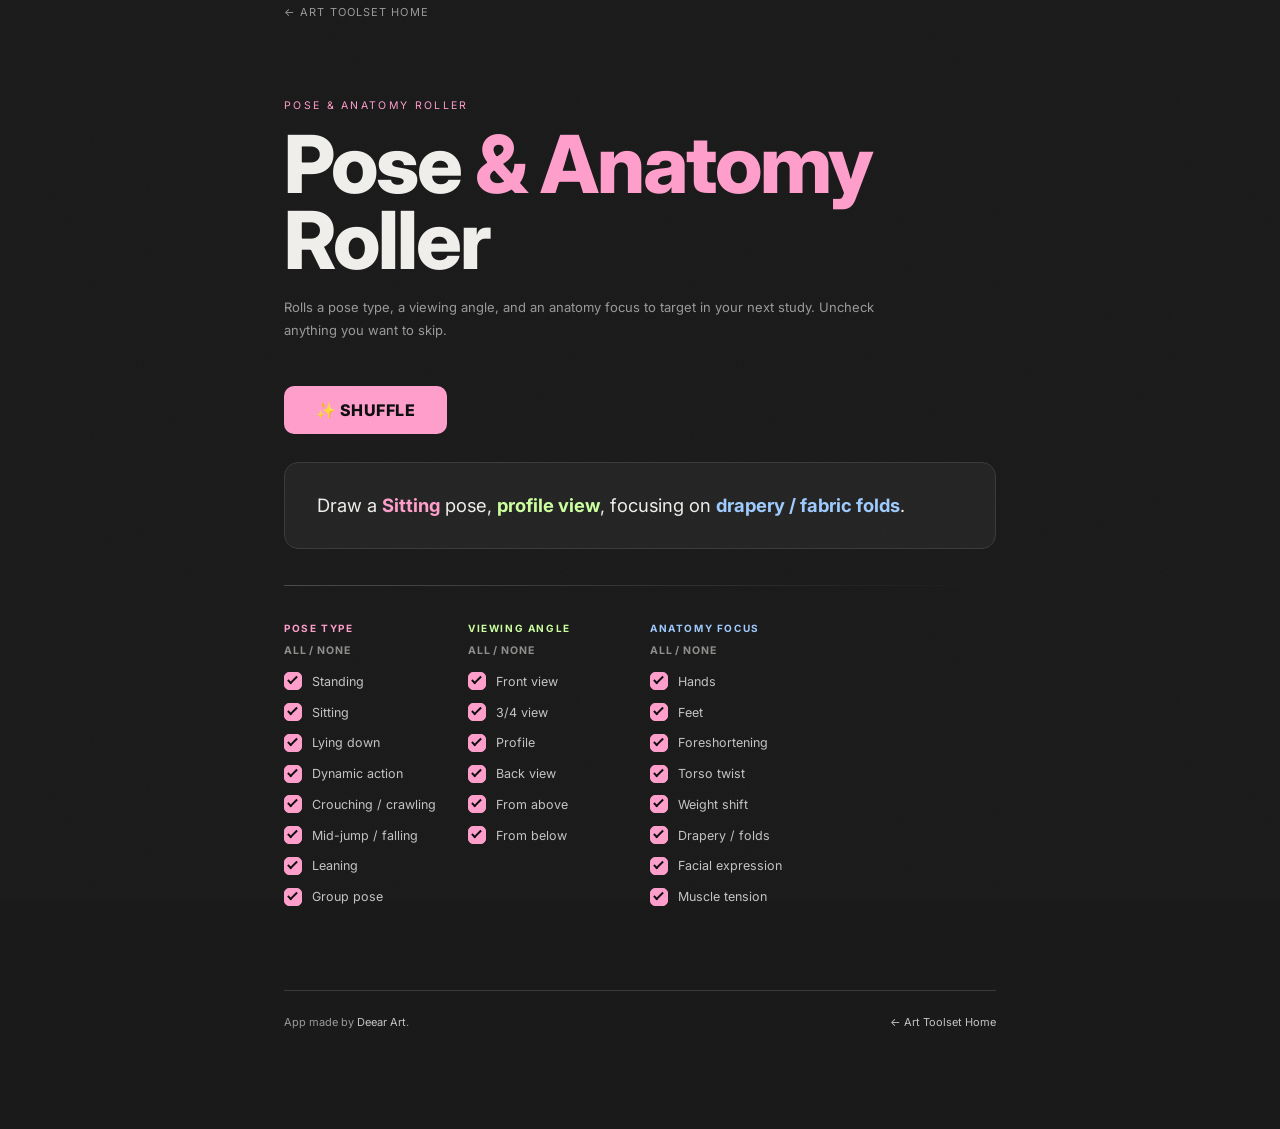
<file: pose-roller/pose-roller.html>
<!DOCTYPE html>
<html lang="en">
<head>
<meta charset="UTF-8">
<meta name="viewport" content="width=device-width, initial-scale=1.0">
<title>Pose &amp; Anatomy Roller &ndash; Art Toolset</title>
<link rel="preconnect" href="https://fonts.googleapis.com">
<link href="https://fonts.googleapis.com/css2?family=Inter:ital,wght@0,400;0,500;0,600;0,700;0,800;1,400&display=swap" rel="stylesheet">
<link rel="stylesheet" href="../theme.css">
<style>
  :root {
    --accent: #ff9ecb;
    --pose:  #ff9ecb;
    --focus: #9ecbff;
    --angle: #cbff9e;
  }
  .filter-label.lbl-pose  { color: var(--pose); }
  .filter-label.lbl-focus { color: var(--focus); }
  .filter-label.lbl-angle { color: var(--angle); }

  .s-pose  { color: var(--pose);  font-weight: 700; }
  .s-focus { color: var(--focus); font-weight: 700; }
  .s-angle { color: var(--angle); font-weight: 700; }
</style>
</head>
<body>
<div class="wrap wrap-narrow">

  <a href="../index.html" class="back-link">&larr; Art Toolset Home</a>

  <header class="tool-header">
    <div class="eyebrow">Pose &amp; Anatomy Roller</div>
    <h1 class="page-title">Pose<em> &amp; Anatomy</em> Roller</h1>
    <p class="page-lead">Rolls a pose type, a viewing angle, and an anatomy focus to target in your next study. Uncheck anything you want to skip.</p>
  </header>

  <div class="form-error" id="checkbox-error">At least one option must be checked in each category.</div>

  <button class="btn btn-primary" id="roll-btn">&#10024; SHUFFLE</button>

  <div id="result-box" class="result-box"><div id="result-text"></div></div>

  <div class="divider"></div>

  <div class="filter-row">
    <div class="filter-group">
      <div class="filter-label lbl-pose">Pose Type</div>
      <button class="toggle-all" data-group="pose_box">all / none</button>
      <label class="check-item"><input type="checkbox" class="pose_box" value="Standing" checked><span class="check-box"></span> Standing</label>
      <label class="check-item"><input type="checkbox" class="pose_box" value="Sitting" checked><span class="check-box"></span> Sitting</label>
      <label class="check-item"><input type="checkbox" class="pose_box" value="Lying down" checked><span class="check-box"></span> Lying down</label>
      <label class="check-item"><input type="checkbox" class="pose_box" value="Dynamic action / mid-motion" checked><span class="check-box"></span> Dynamic action</label>
      <label class="check-item"><input type="checkbox" class="pose_box" value="Crouching or crawling" checked><span class="check-box"></span> Crouching / crawling</label>
      <label class="check-item"><input type="checkbox" class="pose_box" value="Mid-jump or falling" checked><span class="check-box"></span> Mid-jump / falling</label>
      <label class="check-item"><input type="checkbox" class="pose_box" value="Leaning on something" checked><span class="check-box"></span> Leaning</label>
      <label class="check-item"><input type="checkbox" class="pose_box" value="Group pose (2+ figures interacting)" checked><span class="check-box"></span> Group pose</label>
    </div>

    <div class="filter-group">
      <div class="filter-label lbl-angle">Viewing Angle</div>
      <button class="toggle-all" data-group="angle_box">all / none</button>
      <label class="check-item"><input type="checkbox" class="angle_box" value="front view" checked><span class="check-box"></span> Front view</label>
      <label class="check-item"><input type="checkbox" class="angle_box" value="3/4 view" checked><span class="check-box"></span> 3/4 view</label>
      <label class="check-item"><input type="checkbox" class="angle_box" value="profile view" checked><span class="check-box"></span> Profile</label>
      <label class="check-item"><input type="checkbox" class="angle_box" value="back view" checked><span class="check-box"></span> Back view</label>
      <label class="check-item"><input type="checkbox" class="angle_box" value="from above" checked><span class="check-box"></span> From above</label>
      <label class="check-item"><input type="checkbox" class="angle_box" value="from below" checked><span class="check-box"></span> From below</label>
    </div>

    <div class="filter-group">
      <div class="filter-label lbl-focus">Anatomy Focus</div>
      <button class="toggle-all" data-group="focus_box">all / none</button>
      <label class="check-item"><input type="checkbox" class="focus_box" value="hands" checked><span class="check-box"></span> Hands</label>
      <label class="check-item"><input type="checkbox" class="focus_box" value="feet" checked><span class="check-box"></span> Feet</label>
      <label class="check-item"><input type="checkbox" class="focus_box" value="foreshortening" checked><span class="check-box"></span> Foreshortening</label>
      <label class="check-item"><input type="checkbox" class="focus_box" value="torso twist / spine curve" checked><span class="check-box"></span> Torso twist</label>
      <label class="check-item"><input type="checkbox" class="focus_box" value="weight shift / contrapposto" checked><span class="check-box"></span> Weight shift</label>
      <label class="check-item"><input type="checkbox" class="focus_box" value="drapery / fabric folds" checked><span class="check-box"></span> Drapery / folds</label>
      <label class="check-item"><input type="checkbox" class="focus_box" value="facial expression" checked><span class="check-box"></span> Facial expression</label>
      <label class="check-item"><input type="checkbox" class="focus_box" value="muscle tension" checked><span class="check-box"></span> Muscle tension</label>
    </div>
  </div>

  <footer class="site-footer">
    <span>App made by <a href="https://beacons.ai/deear" target="_blank" rel="noopener">Deear Art</a>.</span>
    <span style="margin-left:auto"><a href="../index.html">&larr; Art Toolset Home</a></span>
  </footer>
</div>

<script>
(function () {
  function checkedValues(cls) {
    return Array.from(document.querySelectorAll('input.' + cls + ':checked')).map(function (el) { return el.value; });
  }
  function pick(arr) { return arr[Math.floor(Math.random() * arr.length)]; }

  function roll() {
    var poses = checkedValues('pose_box');
    var angles = checkedValues('angle_box');
    var focuses = checkedValues('focus_box');

    var err = document.getElementById('checkbox-error');
    if (!poses.length || !angles.length || !focuses.length) {
      err.style.display = 'block';
      return;
    }
    err.style.display = 'none';

    var pose = pick(poses), angle = pick(angles), focus = pick(focuses);
    var html = 'Draw a <span class="s-pose">' + pose + '</span> pose, ' +
      '<span class="s-angle">' + angle + '</span>, ' +
      'focusing on <span class="s-focus">' + focus + '</span>.';

    document.getElementById('result-text').innerHTML = html;
    document.getElementById('result-box').classList.add('visible');
  }

  document.getElementById('roll-btn').addEventListener('click', roll);
  document.querySelectorAll('.toggle-all').forEach(function (btn) {
    btn.addEventListener('click', function () {
      var boxes = document.querySelectorAll('input.' + btn.dataset.group);
      var allChecked = Array.from(boxes).every(function (b) { return b.checked; });
      boxes.forEach(function (b) { b.checked = !allChecked; });
    });
  });

  roll();
})();
</script>
</body>
</html>
</file>
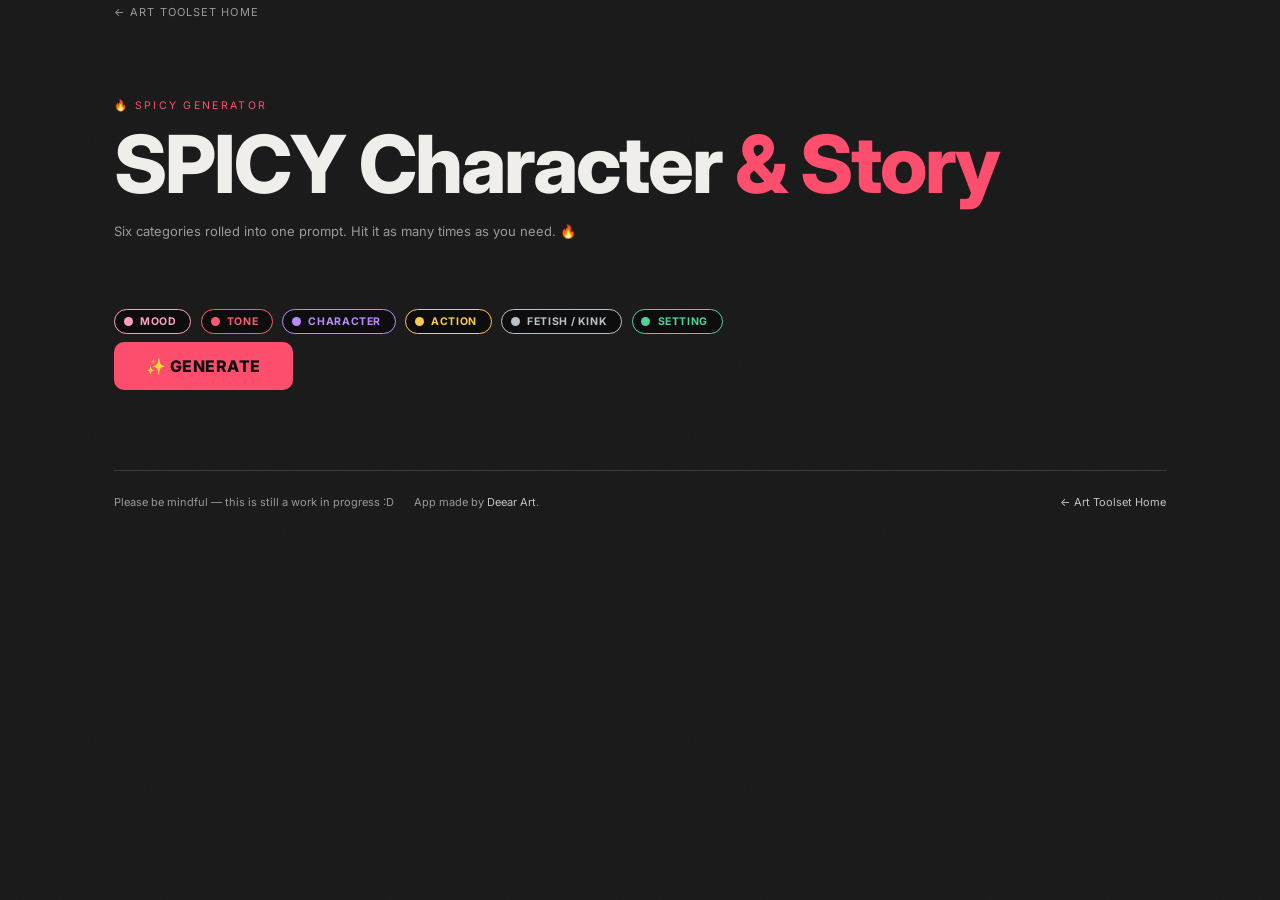
<file: spicy-generator/spicy-generator.html>
<!DOCTYPE html>
<html lang="en">
<head>
<meta charset="UTF-8">
<meta name="viewport" content="width=device-width, initial-scale=1.0">
<title>SPICY Generator &ndash; Art Toolset</title>
<link rel="preconnect" href="https://fonts.googleapis.com">
<link href="https://fonts.googleapis.com/css2?family=Inter:ital,wght@0,400;0,500;0,600;0,700;0,800;1,400&display=swap" rel="stylesheet">
<link rel="stylesheet" href="../theme.css">
<style>
  :root {
    --accent: #ff4d6d;
    --mood:      #ff9fc0;
    --tone:      #ff5a6b;
    --character: #b98bff;
    --action:    #ffcc4d;
    --fetish:    #b9c2cc;
    --setting:   #4fd39a;
  }

  .r-mood      { color: var(--mood);      font-weight: 700; }
  .r-tone      { color: var(--tone);      font-weight: 700; }
  .r-character { color: var(--character); font-weight: 700; }
  .r-action    { color: var(--action);    font-weight: 700; }
  .r-fetish    { color: var(--fetish);    font-weight: 700; }
  .r-setting   { color: var(--setting);   font-weight: 700; }

  .chip-mood      { color: var(--mood); }
  .chip-tone      { color: var(--tone); }
  .chip-character { color: var(--character); }
  .chip-action    { color: var(--action); }
  .chip-fetish    { color: var(--fetish); }
  .chip-setting   { color: var(--setting); }

  .stat-mood      { color: var(--mood); }
  .stat-tone      { color: var(--tone); }
  .stat-character { color: var(--character); }
  .stat-action    { color: var(--action); }
  .stat-fetish    { color: var(--fetish); }
  .stat-setting   { color: var(--setting); }
</style>
</head>
<body>
<div class="wrap">

  <a href="../index.html" class="back-link">&larr; Art Toolset Home</a>

  <header class="tool-header">
    <div class="eyebrow">&#128293; Spicy Generator</div>
    <h1 class="page-title">SPICY Character<em> &amp; Story</em></h1>
    <p class="page-lead">Six categories rolled into one prompt. Hit it as many times as you need. &#128293;</p>
  </header>

  <div class="chip-row">
    <span class="chip chip-mood"><span class="dot"></span>Mood</span>
    <span class="chip chip-tone"><span class="dot"></span>Tone</span>
    <span class="chip chip-character"><span class="dot"></span>Character</span>
    <span class="chip chip-action"><span class="dot"></span>Action</span>
    <span class="chip chip-fetish"><span class="dot"></span>Fetish / Kink</span>
    <span class="chip chip-setting"><span class="dot"></span>Setting</span>
  </div>

  <button class="btn btn-primary" id="roll-btn">&#10024; GENERATE</button>

  <!-- Sentence result -->
  <div id="result-box" class="result-box"></div>

  <!-- Result cards -->
  <div class="stat-cards" id="dice-cards">
    <div class="stat-card stat-mood">      <div class="stat-label">Mood</div>        <div class="stat-value" id="val-mood"></div>        <div class="stat-sub" id="sub-mood"></div></div>
    <div class="stat-card stat-tone">      <div class="stat-label">Tone</div>        <div class="stat-value" id="val-tone"></div>        <div class="stat-sub" id="sub-tone"></div></div>
    <div class="stat-card stat-character"><div class="stat-label">Character</div>   <div class="stat-value" id="val-character"></div><div class="stat-sub" id="sub-character"></div></div>
    <div class="stat-card stat-action">    <div class="stat-label">Action</div>     <div class="stat-value" id="val-action"></div>    <div class="stat-sub" id="sub-action"></div></div>
    <div class="stat-card stat-fetish">    <div class="stat-label">Fetish / Kink</div><div class="stat-value" id="val-fetish"></div><div class="stat-sub" id="sub-fetish"></div></div>
    <div class="stat-card stat-setting">   <div class="stat-label">Setting</div>    <div class="stat-value" id="val-setting"></div>    <div class="stat-sub" id="sub-setting"></div></div>
  </div>

  <footer class="site-footer">
    <span>Please be mindful &mdash; this is still a work in progress :D</span>
    <span>App made by <a href="https://beacons.ai/deear" target="_blank" rel="noopener">Deear Art</a>.</span>
    <span style="margin-left:auto"><a href="../index.html">&larr; Art Toolset Home</a></span>
  </footer>
</div>

<script src="spicy-randomizer.js"></script>
</body>
</html>
</file>
<file: theme.css>
/* ==========================================================================
   Art Toolset — shared design system
   Used by every tool page (home, generators, drawing warmup, and any new
   tool added later). Each page sets its own --accent (and any tool-specific
   category colors) in a small inline <style> block after this file loads.
   ========================================================================== */

:root {
  --bg: #1a1a1a;
  --surface: #242424;
  --surface2: #2b2b2b;
  --border: #3a3a3a;
  --border2: #4a4a4a;
  --text: #f0efec;
  --muted: #9a9a9a;
  --muted2: #c4c4c4;
  --card: #212121;

  /* Default accent — pages override this to give each tool its own identity. */
  --accent: #d4ff47;
  --accent-ink: #0d0d0f;
}

*, *::before, *::after { box-sizing: border-box; margin: 0; padding: 0; }

html { scroll-behavior: smooth; }

body {
  background: var(--bg);
  color: var(--text);
  font-family: 'Inter', -apple-system, BlinkMacSystemFont, 'Segoe UI', sans-serif;
  min-height: 100vh;
  overflow-x: hidden;
}

/* subtle film-grain overlay, shared across all pages */
body::after {
  content: '';
  position: fixed;
  inset: 0;
  pointer-events: none;
  z-index: 9999;
  opacity: 0.025;
  background-image: url("data:image/svg+xml,%3Csvg xmlns='http://www.w3.org/2000/svg' width='300' height='300'%3E%3Cfilter id='g'%3E%3CfeTurbulence type='fractalNoise' baseFrequency='0.85' numOctaves='4' stitchTiles='stitch'/%3E%3C/filter%3E%3Crect width='300' height='300' filter='url(%23g)'/%3E%3C/svg%3E");
}

a { color: inherit; }

.wrap {
  max-width: 1100px;
  margin: 0 auto;
  padding: 0 24px 100px;
  position: relative;
  z-index: 1;
}
.wrap.wrap-narrow { max-width: 760px; }

/* ── Back link / breadcrumb ───────────────────────────────────────── */
.back-link {
  display: inline-flex;
  align-items: center;
  gap: 6px;
  font-family: 'Inter', -apple-system, BlinkMacSystemFont, 'Segoe UI', sans-serif;
  font-size: 11px;
  letter-spacing: 0.1em;
  text-transform: uppercase;
  color: var(--muted);
  text-decoration: none;
  margin-bottom: 28px;
  transition: color 0.15s;
}
.back-link:hover { color: var(--text); }

/* ── Header ────────────────────────────────────────────────────────── */
.tool-header { padding: 52px 0 44px; }

.eyebrow {
  font-family: 'Inter', -apple-system, BlinkMacSystemFont, 'Segoe UI', sans-serif;
  font-size: 10.5px;
  letter-spacing: 0.22em;
  color: var(--accent);
  text-transform: uppercase;
  margin-bottom: 14px;
}

.page-title {
  font-size: clamp(2.6rem, 7vw, 5rem);
  font-weight: 800;
  line-height: 0.95;
  letter-spacing: -0.025em;
  margin-bottom: 18px;
}
.page-title em { font-style: normal; color: var(--accent); }

.page-lead {
  font-family: 'Inter', -apple-system, BlinkMacSystemFont, 'Segoe UI', sans-serif;
  font-size: 13px;
  color: var(--muted);
  line-height: 1.75;
  max-width: 640px;
}
.page-lead a { color: var(--muted2); text-decoration: none; border-bottom: 1px solid var(--border2); }
.page-lead a:hover { color: var(--text); }

.divider {
  height: 1px;
  background: linear-gradient(90deg, var(--border2) 0%, transparent 100%);
  margin: 36px 0;
}

/* ── Buttons ───────────────────────────────────────────────────────── */
.btn {
  font-family: 'Inter', -apple-system, BlinkMacSystemFont, 'Segoe UI', sans-serif;
  font-weight: 800;
  font-size: 1rem;
  letter-spacing: 0.03em;
  border-radius: 10px;
  cursor: pointer;
  height: 48px;
  padding: 0 32px;
  border: none;
  transition: transform 0.15s, box-shadow 0.15s, color 0.15s, border-color 0.15s;
  white-space: nowrap;
}
.btn:active { transform: scale(0.97); }

.btn-primary { background: var(--accent); color: var(--accent-ink); }
.btn-primary:hover { transform: translateY(-2px); box-shadow: 0 8px 28px rgba(255,255,255,0.14); }
.btn-primary:active { transform: scale(0.97); box-shadow: none; }

.btn-outline {
  background: transparent;
  color: var(--muted2);
  border: 1px solid var(--border2);
}
.btn-outline:hover { color: var(--text); border-color: var(--muted); }

/* ── Stepper (numeric +/- control) ────────────────────────────────── */
.controls { display: flex; align-items: flex-end; gap: 16px; flex-wrap: wrap; margin-bottom: 48px; }
.ctrl-block { display: flex; flex-direction: column; gap: 8px; }
.ctrl-label {
  font-family: 'Inter', -apple-system, BlinkMacSystemFont, 'Segoe UI', sans-serif;
  font-size: 10px;
  letter-spacing: 0.18em;
  text-transform: uppercase;
  color: var(--muted);
}

.stepper {
  display: flex;
  align-items: center;
  background: var(--surface2);
  border: 1px solid var(--border2);
  border-radius: 10px;
  overflow: hidden;
  height: 48px;
}
.step-btn {
  width: 48px; height: 48px;
  background: none;
  border: none;
  color: var(--muted2);
  font-size: 22px;
  font-family: 'Inter', -apple-system, BlinkMacSystemFont, 'Segoe UI', sans-serif;
  cursor: pointer;
  transition: color 0.15s, background 0.15s;
  display: flex; align-items: center; justify-content: center;
  flex-shrink: 0;
}
.step-btn:hover { color: var(--accent); background: rgba(255,255,255,0.06); }
.step-val {
  width: 52px;
  text-align: center;
  font-size: 1.5rem;
  font-weight: 800;
  color: var(--accent);
  border-left: 1px solid var(--border);
  border-right: 1px solid var(--border);
  line-height: 48px;
  user-select: none;
}

/* ── Filter panel (checkbox groups) ───────────────────────────────── */
.filter-row { display: flex; flex-wrap: wrap; gap: 2rem; margin: 1.4rem 0 0.8rem; }
.filter-group { display: flex; flex-direction: column; gap: 0.3rem; min-width: 150px; }
.filter-label {
  font-family: 'Inter', -apple-system, BlinkMacSystemFont, 'Segoe UI', sans-serif;
  font-size: 10px;
  font-weight: 700;
  letter-spacing: 0.16em;
  text-transform: uppercase;
  margin-bottom: 4px;
}

.toggle-all {
  font-family: 'Inter', -apple-system, BlinkMacSystemFont, 'Segoe UI', sans-serif;
  font-size: 10.5px;
  font-weight: 700;
  letter-spacing: 0.08em;
  text-transform: uppercase;
  opacity: 0.55;
  cursor: pointer;
  background: none;
  border: none;
  padding: 0;
  color: inherit;
  margin: 2px 0 6px;
  text-align: left;
}
.toggle-all:hover { opacity: 1; }

.check-item {
  display: flex;
  align-items: center;
  gap: 10px;
  cursor: pointer;
  font-family: 'Inter', -apple-system, BlinkMacSystemFont, 'Segoe UI', sans-serif;
  font-size: 12.5px;
  color: var(--muted2);
  padding: 4px 0;
}
.check-item input {
  position: absolute;
  opacity: 0;
  width: 0; height: 0;
}
.check-box {
  width: 18px; height: 18px;
  border: 1.5px solid var(--border2);
  border-radius: 5px;
  flex-shrink: 0;
  position: relative;
  transition: border-color 0.15s, background 0.15s;
}
.check-item input:checked + .check-box { background: var(--accent); border-color: var(--accent); }
.check-item input:checked + .check-box::after {
  content: '';
  position: absolute;
  left: 5px; top: 1px;
  width: 5px; height: 10px;
  border: solid var(--accent-ink);
  border-width: 0 2px 2px 0;
  transform: rotate(45deg);
}
.check-item:hover .check-box { border-color: var(--muted); }

.form-error {
  display: none;
  color: #ff6b6b;
  font-family: 'Inter', -apple-system, BlinkMacSystemFont, 'Segoe UI', sans-serif;
  font-size: 12px;
  margin-bottom: 0.5rem;
}

/* ── Category legend chips ────────────────────────────────────────── */
.chip-row { display: flex; flex-wrap: wrap; gap: 0.6rem; margin: 1.4rem 0 0.5rem; }
.chip {
  display: inline-flex;
  align-items: center;
  gap: 0.45rem;
  border-radius: 999px;
  padding: 0.3rem 0.85rem 0.3rem 0.55rem;
  font-family: 'Inter', -apple-system, BlinkMacSystemFont, 'Segoe UI', sans-serif;
  font-size: 10.5px;
  font-weight: 700;
  letter-spacing: 0.06em;
  text-transform: uppercase;
  background: rgba(0,0,0,0.55);
  border: 1.5px solid currentColor;
}
.chip .dot { width: 9px; height: 9px; border-radius: 50%; flex-shrink: 0; background: currentColor; }

/* ── Result box (generator output sentence) ───────────────────────── */
.result-box {
  background: var(--surface);
  border: 1px solid var(--border);
  border-radius: 14px;
  padding: 1.6rem 2rem;
  font-family: 'Inter', -apple-system, BlinkMacSystemFont, 'Segoe UI', sans-serif;
  font-size: 1.15rem;
  line-height: 1.8;
  min-height: 4rem;
  margin: 1.8rem 0 1rem;
  display: none;
}
.result-box.visible { display: block; }

/* ── Small stat cards (per-category breakdown) ────────────────────── */
.stat-cards { display: none; flex-wrap: wrap; gap: 0.75rem; margin-top: 1.2rem; }
.stat-cards.visible { display: flex; }
.stat-card {
  flex: 1 1 140px;
  min-width: 130px;
  border-radius: 10px;
  padding: 0.9rem 1rem;
  background: rgba(0,0,0,0.55);
  border: 1.5px solid currentColor;
}
.stat-card .stat-label {
  font-family: 'Inter', -apple-system, BlinkMacSystemFont, 'Segoe UI', sans-serif;
  font-size: 9.5px;
  font-weight: 700;
  letter-spacing: 0.14em;
  text-transform: uppercase;
  opacity: 0.75;
  margin-bottom: 4px;
}
.stat-card .stat-value { font-family: 'Inter', -apple-system, BlinkMacSystemFont, 'Segoe UI', sans-serif; font-size: 1rem; font-weight: 700; color: currentColor; }
.stat-card .stat-sub { font-family: 'Inter', -apple-system, BlinkMacSystemFont, 'Segoe UI', sans-serif; font-size: 11px; color: var(--muted2); margin-top: 3px; }

/* ── Cards (tool listing, exercise grids, etc.) ────────────────────── */
.card-grid { display: grid; grid-template-columns: repeat(auto-fill, minmax(280px, 1fr)); gap: 18px; }

.card {
  background: var(--card);
  border: 1px solid var(--border);
  border-radius: 14px;
  overflow: hidden;
  transition: border-color 0.2s, transform 0.2s;
  animation: fadeUp 0.32s ease both;
}
.card:hover { border-color: var(--border2); transform: translateY(-2px); }

.card-link { text-decoration: none; color: inherit; display: block; }

.card-body { padding: 22px 24px 24px; }
.card-tag {
  font-family: 'Inter', -apple-system, BlinkMacSystemFont, 'Segoe UI', sans-serif;
  font-size: 10.5px;
  font-weight: 700;
  letter-spacing: 0.15em;
  text-transform: uppercase;
  color: var(--accent);
  margin-bottom: 10px;
}
.card h3 { font-size: 1.25rem; font-weight: 800; margin-bottom: 8px; letter-spacing: 0.01em; }
.card p { font-family: 'Inter', -apple-system, BlinkMacSystemFont, 'Segoe UI', sans-serif; font-size: 12px; line-height: 1.7; color: var(--muted2); }
.card .arrow { float: right; opacity: 0.4; font-size: 1.3rem; margin-top: -0.1rem; }

@keyframes fadeUp {
  from { opacity: 0; transform: translateY(14px); }
  to   { opacity: 1; transform: translateY(0); }
}

/* ── Footer ────────────────────────────────────────────────────────── */
.site-footer {
  margin-top: 80px;
  border-top: 1px solid var(--border);
  padding-top: 24px;
  font-family: 'Inter', -apple-system, BlinkMacSystemFont, 'Segoe UI', sans-serif;
  font-size: 11px;
  color: var(--muted);
  display: flex;
  gap: 20px;
  flex-wrap: wrap;
  align-items: center;
}
.site-footer a { color: var(--muted2); text-decoration: none; }
.site-footer a:hover { color: var(--text); }

/* ── Responsive ────────────────────────────────────────────────────── */
@media (max-width: 600px) {
  .page-title { font-size: 2.4rem; }
  .controls { gap: 12px; }
  .btn { padding: 0 22px; }
  .card-grid { grid-template-columns: 1fr; }
}
</file>
